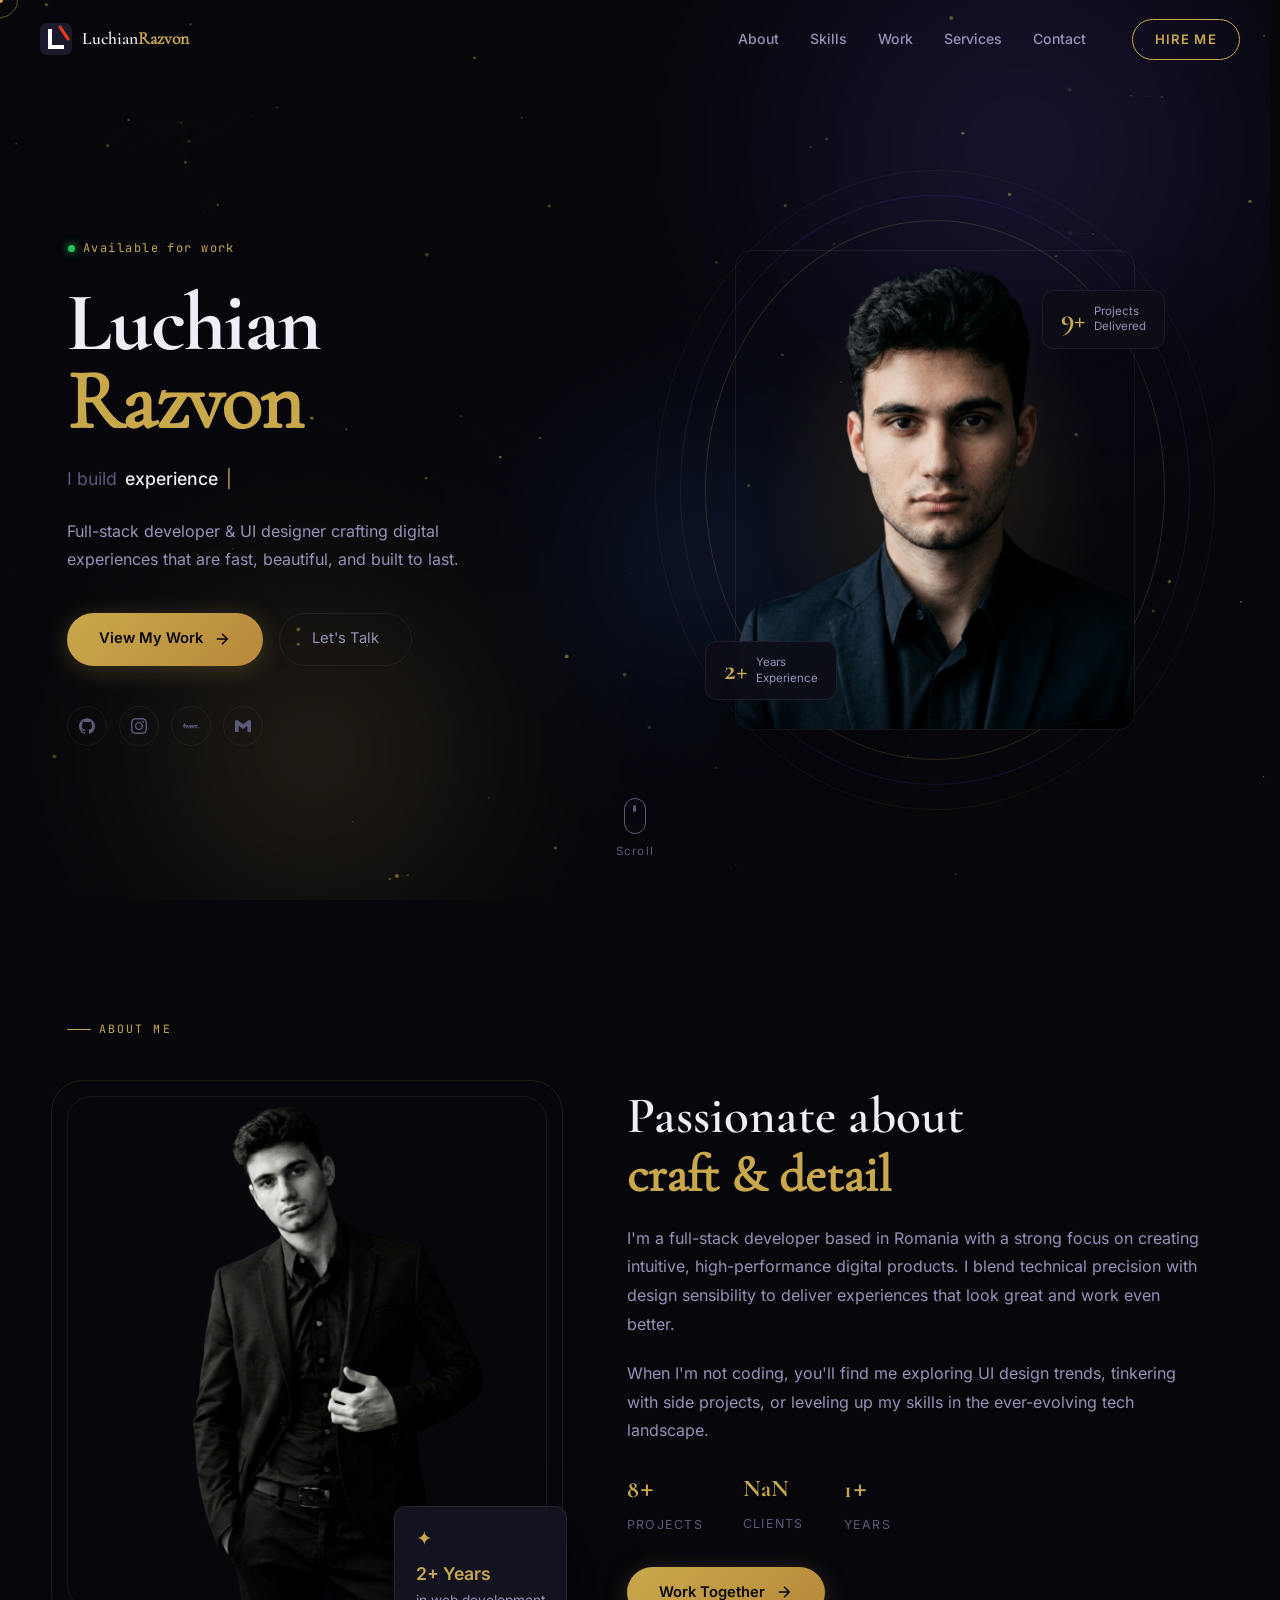
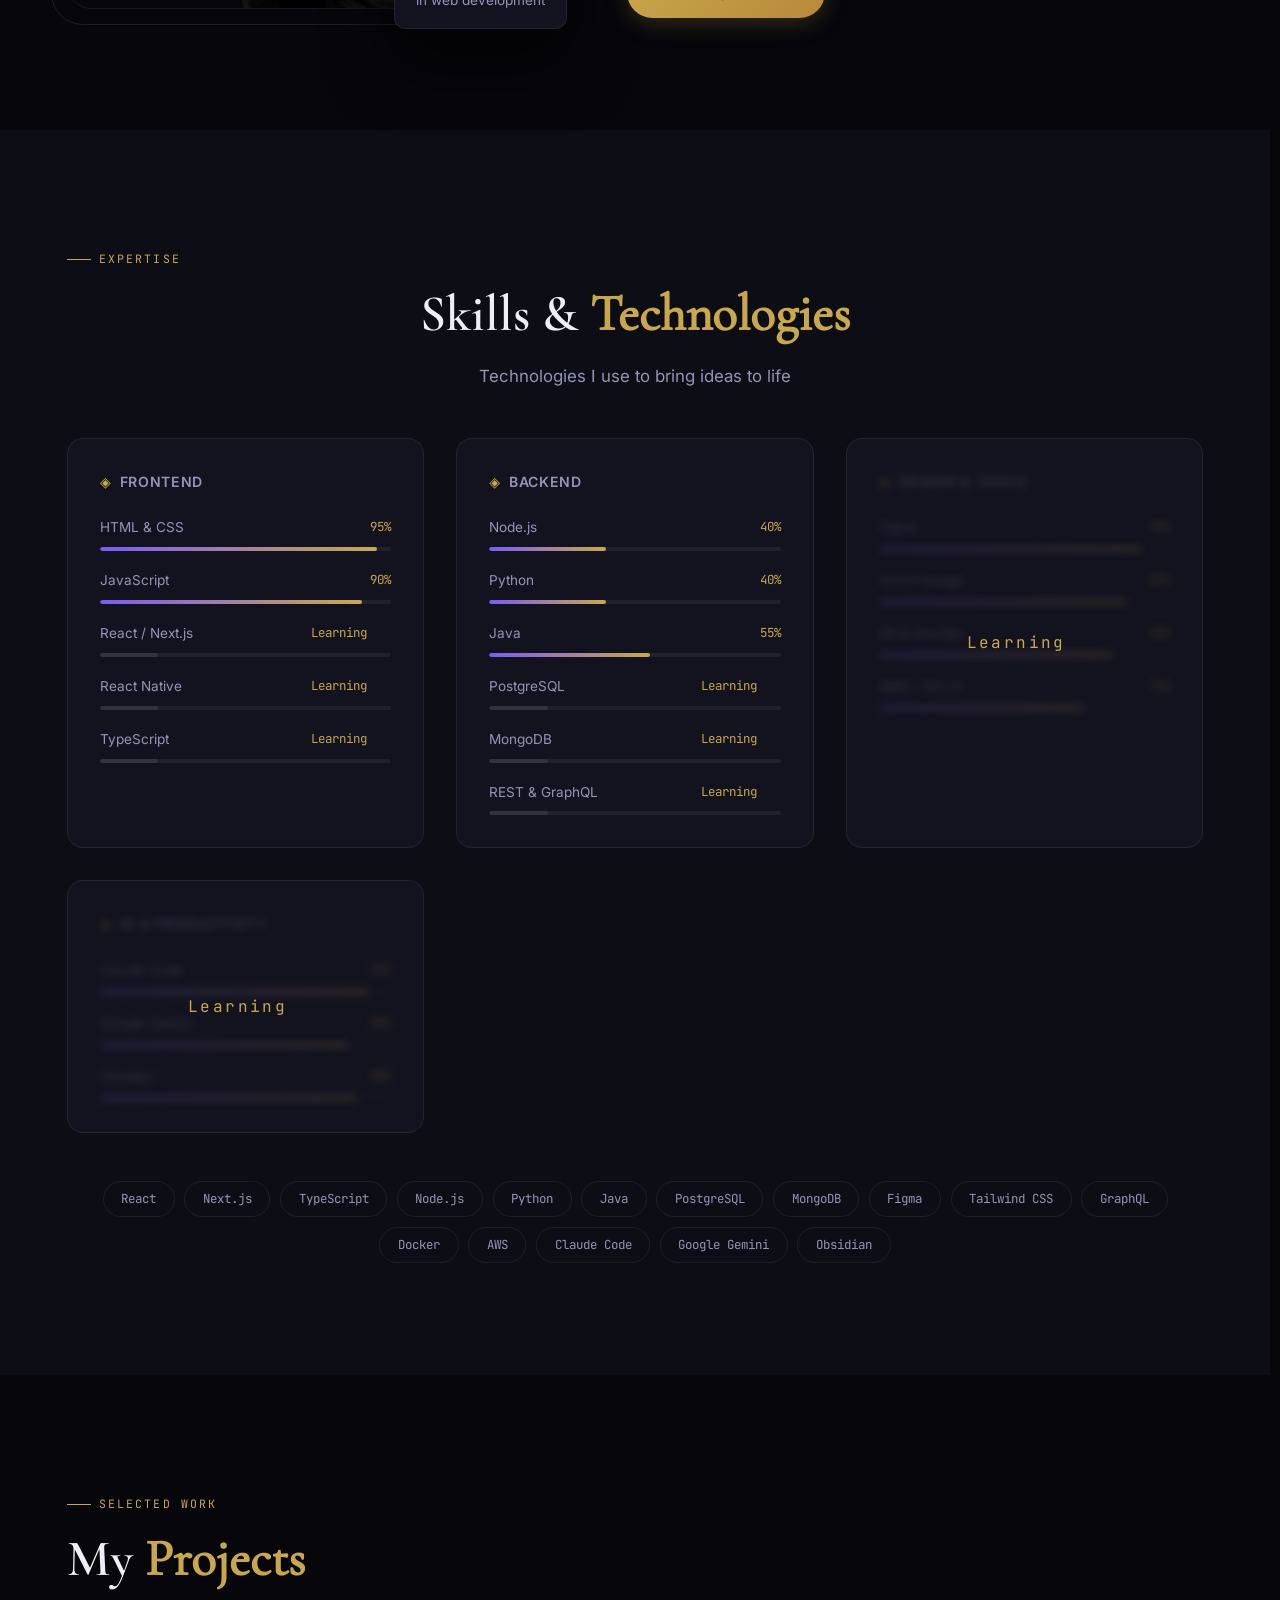
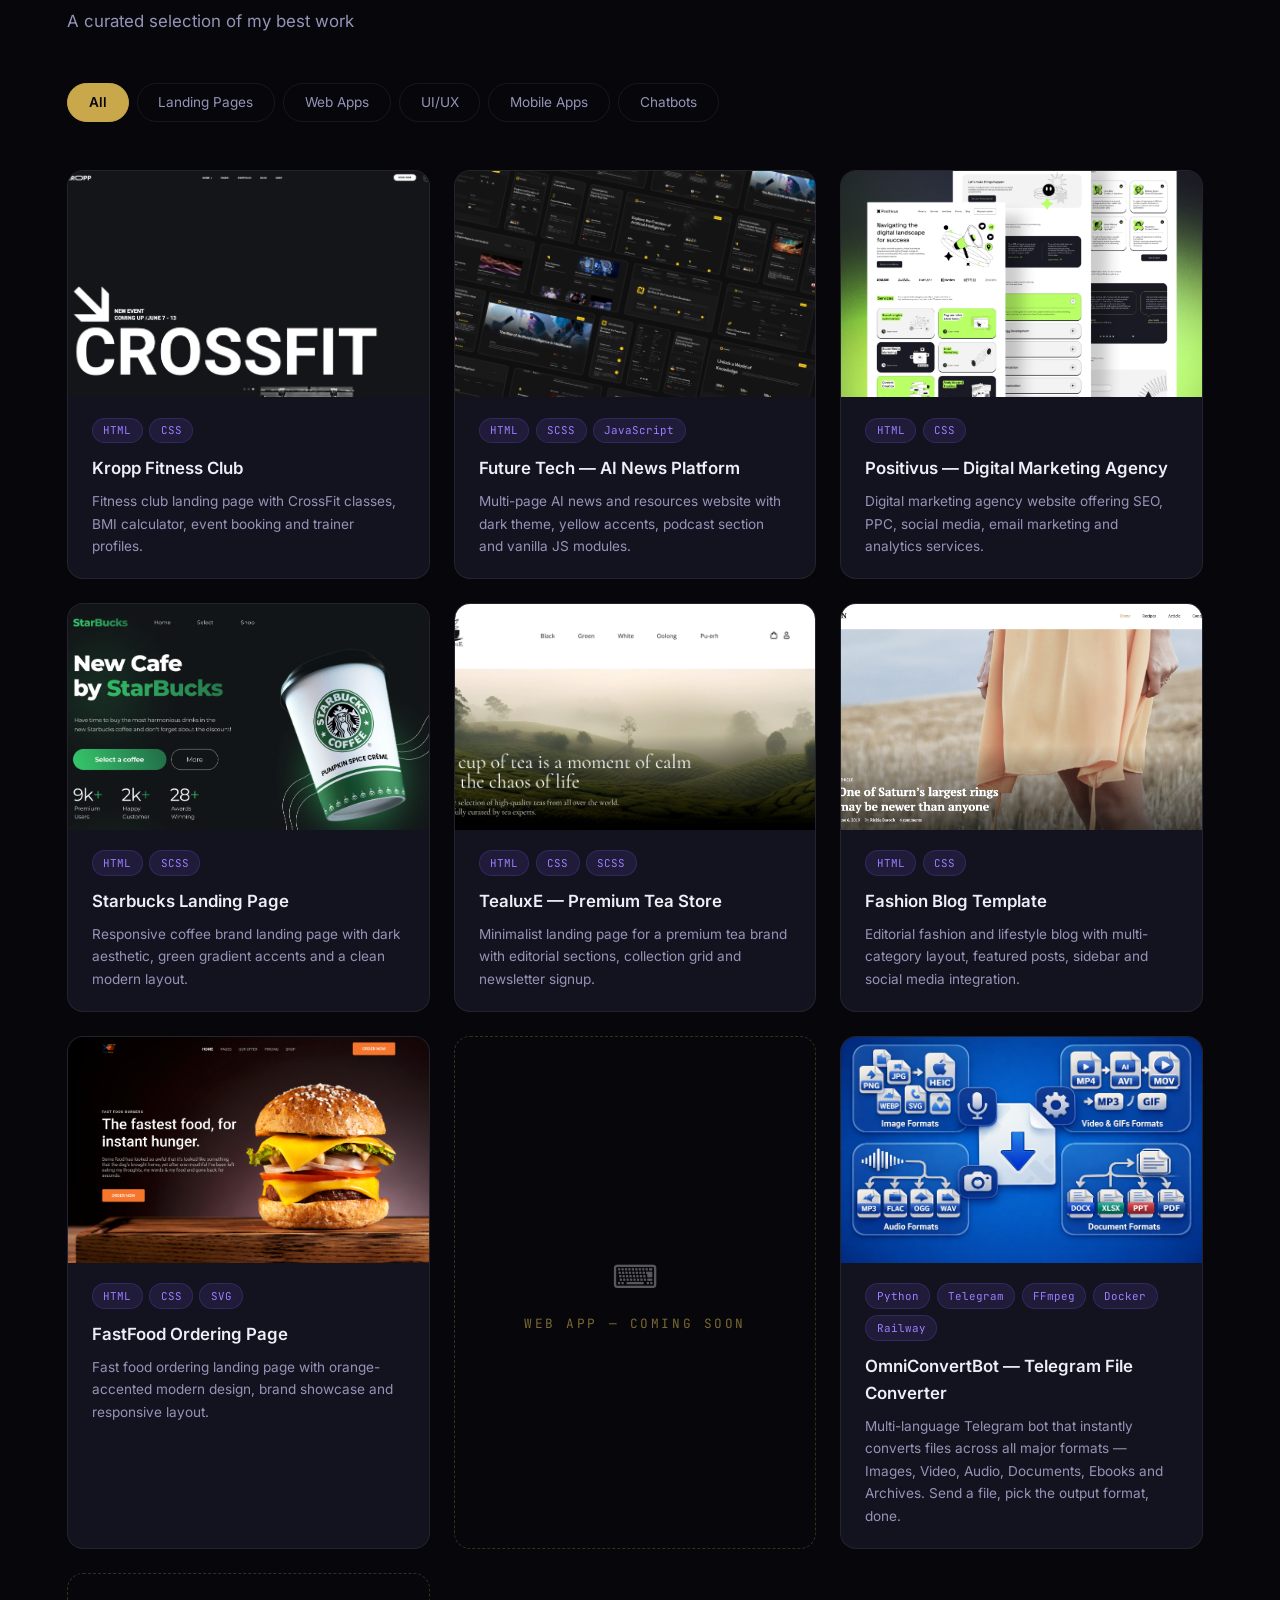
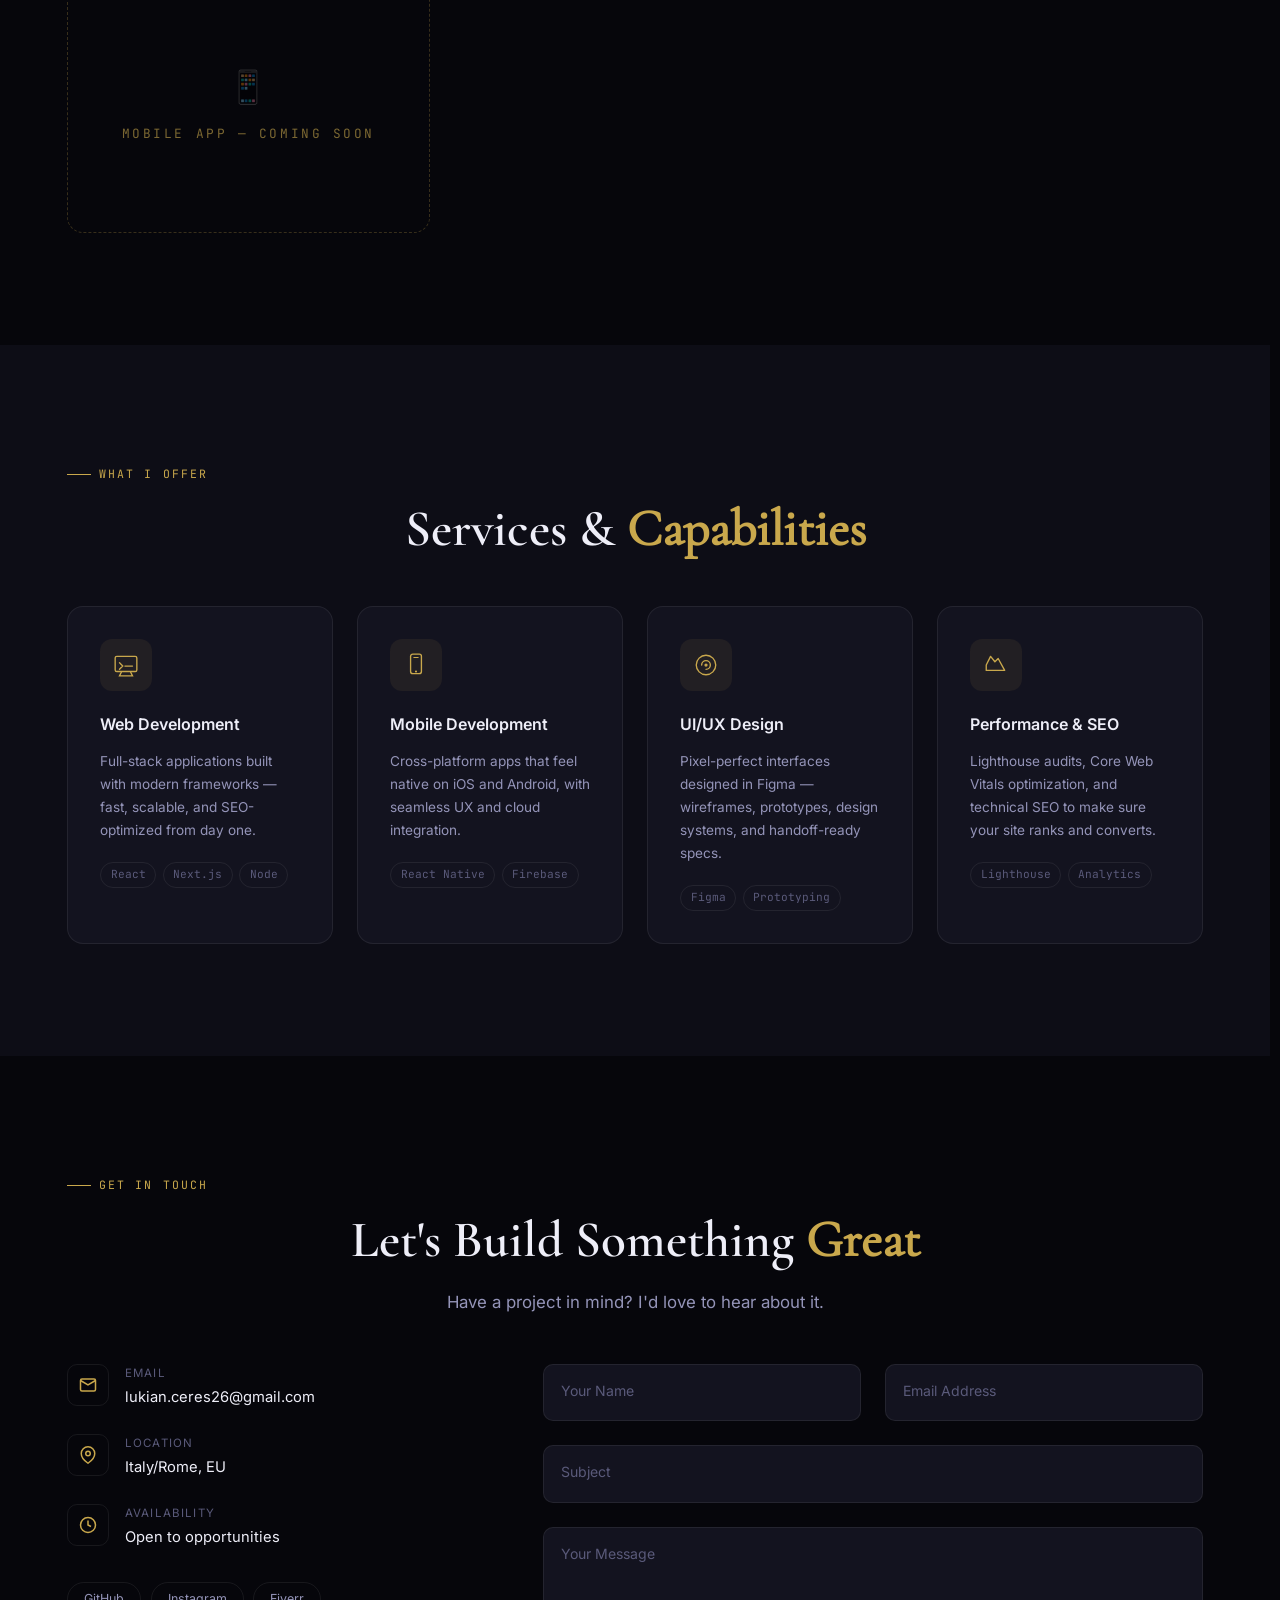
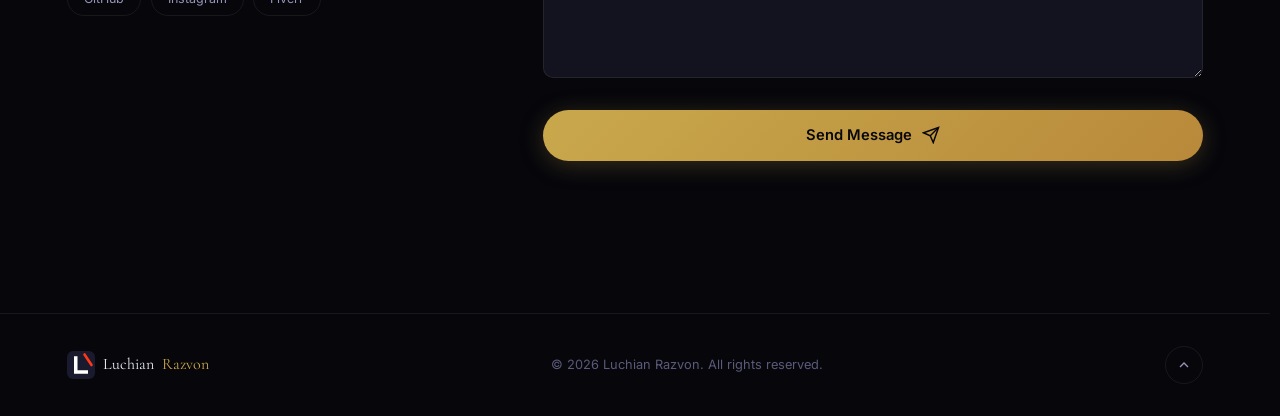
<file: index.html>
<!doctype html>
<html lang="en">
  <head>
    <meta charset="UTF-8" />
    <meta name="viewport" content="width=device-width, initial-scale=1.0" />
    <title>Luchian Razvon — Developer & Designer</title>
    <meta name="description" content="Luchian Razvon — Full-stack developer & UI designer based in Rome, EU. I build fast, beautiful web and mobile experiences. Available for freelance work." />
    <meta name="author" content="Luchian Razvon" />
    <meta name="keywords" content="full-stack developer, UI designer, web development, React, Next.js, Figma, freelance developer, Rome, Italy" />
    <link rel="canonical" href="https://my-portofolio-sigma-three.vercel.app/" />

    <meta property="og:type" content="website" />
    <meta property="og:url" content="https://my-portofolio-sigma-three.vercel.app/" />
    <meta property="og:title" content="Luchian Razvon — Developer & Designer" />
    <meta property="og:description" content="Full-stack developer & UI designer crafting digital experiences that are fast, beautiful, and built to last." />
    <meta property="og:image" content="https://my-portofolio-sigma-three.vercel.app/images/2.png" />
    <meta property="og:locale" content="en_US" />
    <meta property="og:site_name" content="Luchian Razvon Portfolio" />

    <meta name="twitter:card" content="summary_large_image" />
    <meta name="twitter:title" content="Luchian Razvon — Developer & Designer" />
    <meta name="twitter:description" content="Full-stack developer & UI designer crafting digital experiences that are fast, beautiful, and built to last." />
    <meta name="twitter:image" content="https://my-portofolio-sigma-three.vercel.app/images/2.png" />

    <script type="application/ld+json">
    {
      "@context": "https://schema.org",
      "@type": "Person",
      "name": "Luchian Razvon",
      "url": "https://my-portofolio-sigma-three.vercel.app/",
      "jobTitle": "Full-Stack Developer & UI Designer",
      "description": "Full-stack developer & UI designer crafting digital experiences that are fast, beautiful, and built to last.",
      "email": "lukian.ceres26@gmail.com",
      "address": {
        "@type": "PostalAddress",
        "addressLocality": "Rome",
        "addressCountry": "IT"
      },
      "sameAs": [
        "https://github.com/lukian2604",
        "https://www.instagram.com/lukian2604",
        "https://it.fiverr.com/lukian_2604"
      ]
    }
    </script>

    <link rel="icon" type="image/svg+xml" href="icons/Icon.svg" />
    <link rel="stylesheet" href="styles/style.css" />
  </head>
  <body>
        <div class="cursor-dot" id="cursorDot"></div>
    <div class="cursor-ring" id="cursorRing"></div>

        <div class="scroll-bar" id="scrollBar"></div>

        <div class="nav-overlay" id="navOverlay"></div>
    <nav id="navbar">
      <a href="#hero" class="nav-logo">
        <img src="icons/Icon.svg" alt="LR" width="32" height="32" />
        <span>Luchian<em>Razvon</em></span>
      </a>
      <ul class="nav-links" id="navLinks">
        <li><a href="#about" data-text="About">About</a></li>
        <li><a href="#skills" data-text="Skills">Skills</a></li>
        <li><a href="#portfolio" data-text="Work">Work</a></li>
        <li><a href="#services" data-text="Services">Services</a></li>
        <li><a href="#contact" data-text="Contact">Contact</a></li>
      </ul>
      <a href="#contact" class="nav-cta">Hire Me</a>
      <button class="hamburger" id="hamburger" aria-label="Menu">
        <span></span><span></span><span></span>
      </button>
    </nav>

        <section id="hero">
      <canvas id="particleCanvas"></canvas>

      <div class="aurora">
        <div class="aurora-blob a1"></div>
        <div class="aurora-blob a2"></div>
        <div class="aurora-blob a3"></div>
      </div>

      <div class="hero-inner">
        <div class="hero-text">
          <div class="hero-tag">
            <span class="dot"></span>
            Available for work
          </div>
          <h1 class="hero-name">
            <span class="line-reveal">Luchian</span>
            <span class="line-reveal italic">Razvon</span>
          </h1>
          <div class="hero-role">
            <span class="role-prefix">I build</span>
            <span class="typewriter" id="typewriter"></span>
            <span class="cursor-blink">|</span>
          </div>
          <p class="hero-bio">
            Full-stack developer & UI designer crafting digital experiences that
            are fast, beautiful, and built to last.
          </p>
          <div class="hero-ctas">
            <a href="#portfolio" class="btn-primary magnetic">
              <span>View My Work</span>
              <svg viewBox="0 0 24 24"><path d="M5 12h14M12 5l7 7-7 7" /></svg>
            </a>
            <a href="#contact" class="btn-ghost magnetic">
              <span>Let's Talk</span>
            </a>
          </div>
          <div class="hero-socials">
            <a
              href="https://github.com/lukian2604"
              class="social-link"
              aria-label="GitHub"
              target="_blank"
              rel="noopener"
            >
              <svg viewBox="0 0 24 24" fill="currentColor">
                <path
                  d="M12 .297c-6.63 0-12 5.373-12 12 0 5.303 3.438 9.8 8.205 11.385.6.113.82-.258.82-.577 0-.285-.01-1.04-.015-2.04-3.338.724-4.042-1.61-4.042-1.61C4.422 18.07 3.633 17.7 3.633 17.7c-1.087-.744.084-.729.084-.729 1.205.084 1.838 1.236 1.838 1.236 1.07 1.835 2.809 1.305 3.495.998.108-.776.417-1.305.76-1.605-2.665-.3-5.466-1.332-5.466-5.93 0-1.31.465-2.38 1.235-3.22-.135-.303-.54-1.523.105-3.176 0 0 1.005-.322 3.3 1.23.96-.267 1.98-.399 3-.405 1.02.006 2.04.138 3 .405 2.28-1.552 3.285-1.23 3.285-1.23.645 1.653.24 2.873.12 3.176.765.84 1.23 1.91 1.23 3.22 0 4.61-2.805 5.625-5.475 5.92.42.36.81 1.096.81 2.22 0 1.606-.015 2.896-.015 3.286 0 .315.21.69.825.57C20.565 22.092 24 17.592 24 12.297c0-6.627-5.373-12-12-12"
                />
              </svg>
            </a>
            <a
              href="https://www.instagram.com/lukian2604?igsh=dXNjZGY4aGlhZWNl&utm_source=qr"
              class="social-link"
              aria-label="Instagram"
              target="_blank"
              rel="noopener"
            >
              <svg viewBox="0 0 24 24" fill="currentColor">
                <path
                  d="M7.0301.084c-1.2768.0602-2.1487.264-2.911.5634-.7888.3075-1.4575.72-2.1228 1.3877-.6652.6677-1.075 1.3368-1.3802 2.127-.2954.7638-.4956 1.6365-.552 2.914-.0564 1.2775-.0689 1.6882-.0626 4.947.0062 3.2586.0206 3.6671.0825 4.9473.061 1.2765.264 2.1482.5635 2.9107.308.7889.72 1.4573 1.388 2.1228.6679.6655 1.3365 1.0743 2.1285 1.38.7632.295 1.6361.4961 2.9134.552 1.2773.056 1.6884.069 4.9462.0627 3.2578-.0062 3.668-.0207 4.9478-.0814 1.28-.0607 2.147-.2652 2.9098-.5633.7889-.3086 1.4578-.72 2.1228-1.3881.665-.6682 1.0745-1.3378 1.3795-2.1284.2957-.7632.4966-1.636.552-2.9124.056-1.2809.0692-1.6898.063-4.948-.0063-3.2583-.021-3.6668-.0817-4.9465-.0607-1.2797-.264-2.1487-.5633-2.9117-.3084-.7889-.72-1.4568-1.3876-2.1228C21.2982 1.33 20.628.9208 19.8378.6165 19.074.321 18.2017.1197 16.9244.0645 15.6471.0093 15.236-.005 11.977.0014 8.718.0076 8.31.0215 7.0301.0839m.1402 21.6932c-1.17-.0509-1.8053-.2453-2.2287-.408-.5606-.216-.96-.4771-1.3819-.895-.422-.4178-.6811-.8186-.9-1.378-.1644-.4234-.3624-1.058-.4171-2.228-.0595-1.2645-.072-1.6442-.079-4.848-.007-3.2037.0053-3.583.0607-4.848.05-1.169.2456-1.805.408-2.2282.216-.5613.4762-.96.895-1.3816.4188-.4217.8184-.6814 1.3783-.9003.423-.1651 1.0575-.3614 2.227-.4171 1.2655-.06 1.6447-.072 4.848-.079 3.2033-.007 3.5835.005 4.8495.0608 1.169.0508 1.8053.2445 2.228.408.5608.216.96.4754 1.3816.895.4217.4194.6816.8176.9005 1.3787.1653.4217.3617 1.056.4169 2.2263.0602 1.2655.0739 1.645.0796 4.848.0058 3.203-.0055 3.5834-.061 4.848-.051 1.17-.245 1.8055-.408 2.2294-.216.5604-.4763.96-.8954 1.3814-.419.4215-.8181.6811-1.3783.9-.4224.1649-1.0577.3617-2.2262.4174-1.2656.0595-1.6448.072-4.8493.079-3.2045.007-3.5825-.006-4.848-.0608M16.953 5.5864A1.44 1.44 0 1 0 18.39 4.144a1.44 1.44 0 0 0-1.437 1.4424M5.8385 12.012c.0067 3.4032 2.7706 6.1557 6.173 6.1493 3.4026-.0065 6.157-2.7701 6.1506-6.1733-.0065-3.4032-2.771-6.1565-6.174-6.1498-3.403.0067-6.156 2.771-6.1496 6.1738M8 12.0077a4 4 0 1 1 4.008 3.9921A3.9996 3.9996 0 0 1 8 12.0077"
                />
              </svg>
            </a>
            <a
              href="https://it.fiverr.com/lukian_2604?public_mode=true"
              class="social-link"
              aria-label="Fiverr"
              target="_blank"
              rel="noopener"
            >
              <svg viewBox="0 0 24 24" fill="currentColor">
                <path
                  d="M23.004 15.588a.995.995 0 1 0 .002-1.99.995.995 0 0 0-.002 1.99zm-.996-3.705h-.85c-.546 0-.84.41-.84 1.092v2.466h-1.61v-3.558h-.684c-.547 0-.84.41-.84 1.092v2.466h-1.61v-4.874h1.61v.74c.264-.574.626-.74 1.163-.74h1.972v.74c.264-.574.625-.74 1.162-.74h.527v1.316zm-6.786 1.501h-3.359c.088.546.43.858 1.006.858.43 0 .732-.175.83-.487l1.425.4c-.351.848-1.22 1.364-2.255 1.364-1.748 0-2.549-1.355-2.549-2.515 0-1.14.703-2.505 2.45-2.505 1.856 0 2.471 1.384 2.471 2.408 0 .224-.01.37-.02.477zm-1.562-.945c-.04-.42-.342-.81-.889-.81-.508 0-.81.225-.908.81h1.797zM7.508 15.44h1.416l1.767-4.874h-1.62l-.86 2.837-.878-2.837H5.72l1.787 4.874zm-6.6 0H2.51v-3.558h1.524v3.558h1.591v-4.874H2.51v-.302c0-.332.235-.536.606-.536h.918V8.412H2.85c-1.162 0-1.943.712-1.943 1.755v.4H0v1.316h.908v3.558z"
                />
              </svg>
            </a>
            <a
              href="mailto:lukian.ceres26@gmail.com"
              class="social-link"
              aria-label="Email"
            >
              <svg viewBox="0 0 24 24" fill="currentColor">
                <path
                  d="M24 5.457v13.909c0 .904-.732 1.636-1.636 1.636h-3.819V11.73L12 16.64l-6.545-4.91v9.273H1.636A1.636 1.636 0 0 1 0 19.366V5.457c0-2.023 2.309-3.178 3.927-1.964L5.455 4.64 12 9.548l6.545-4.91 1.528-1.145C21.69 2.28 24 3.434 24 5.457z"
                />
              </svg>
            </a>
          </div>
        </div>

        <div class="hero-visual">
          <div class="photo-frame">
            <div class="frame-ring r1"></div>
            <div class="frame-ring r2"></div>
            <div class="frame-ring r3"></div>
            <div class="photo-glow"></div>
            <img src="./images/2.png" alt="Luchian Razvon" class="hero-photo" />
            <div class="badge badge-exp">
              <span class="badge-num">2+</span>
              <span class="badge-label">Years<br />Experience</span>
            </div>
            <div class="badge badge-proj">
              <span class="badge-num">9+</span>
              <span class="badge-label">Projects<br />Delivered</span>
            </div>
          </div>
        </div>
      </div>

      <div class="scroll-hint">
        <div class="scroll-mouse">
          <div class="scroll-wheel"></div>
        </div>
        <span>Scroll</span>
      </div>
    </section>

        <section id="about" class="section">
      <div class="container">
        <div class="section-label reveal">About Me</div>
        <div class="about-grid">
          <div class="about-image-wrap reveal">
            <img
              src="./images/1.png"
              alt="Luchian Razvon"
              class="about-photo"
              loading="lazy"
            />
            <div class="about-img-deco"></div>
            <div class="exp-card reveal-delay">
              <span class="exp-icon">✦</span>
              <strong>2+ Years</strong>
              <span>in web development</span>
            </div>
          </div>
          <div class="about-content">
            <h2 class="section-title reveal">
              Passionate about<br /><em>craft & detail</em>
            </h2>
            <p class="about-text reveal">
              I'm a full-stack developer based in Romania with a strong focus on
              creating intuitive, high-performance digital products. I blend
              technical precision with design sensibility to deliver experiences
              that look great and work even better.
            </p>
            <p class="about-text reveal">
              When I'm not coding, you'll find me exploring UI design trends,
              tinkering with side projects, or leveling up my skills in the
              ever-evolving tech landscape.
            </p>
            <div class="about-stats reveal">
              <div class="stat">
                <span class="stat-num" data-target="9">0</span><span>+</span>
                <span class="stat-label">Projects</span>
              </div>
              <div class="stat">
                <span class="stat-num">...</span>
                <span class="stat-label">Clients</span>
              </div>
              <div class="stat">
                <span class="stat-num" data-target="2">0</span><span>+</span>
                <span class="stat-label">Years</span>
              </div>
            </div>
            <a href="#contact" class="btn-primary magnetic reveal">
              <span>Work Together</span>
              <svg viewBox="0 0 24 24"><path d="M5 12h14M12 5l7 7-7 7" /></svg>
            </a>
          </div>
        </div>
      </div>
    </section>

        <section id="skills" class="section section-dark">
      <div class="container">
        <div class="section-label reveal">Expertise</div>
        <h2 class="section-title centered reveal">
          Skills &amp; <em>Technologies</em>
        </h2>
        <p class="section-sub centered reveal">
          Technologies I use to bring ideas to life
        </p>

        <div class="skills-grid">
          <div class="skill-category reveal">
            <h3 class="cat-title"><span class="cat-icon">◈</span> Frontend</h3>
            <div class="skill-bars">
              <div class="skill-item">
                <div class="skill-meta">
                  <span>HTML &amp; CSS</span><span>95%</span>
                </div>
                <div class="skill-bar">
                  <div class="skill-fill" data-width="95"></div>
                </div>
              </div>
              <div class="skill-item">
                <div class="skill-meta">
                  <span>JavaScript</span><span>90%</span>
                </div>
                <div class="skill-bar">
                  <div class="skill-fill" data-width="90"></div>
                </div>
              </div>
              <div class="skill-item">
                <div class="skill-meta">
                  <span>React / Next.js</span
                  ><span class="learning-label"
                    >Learning<span class="dot d1">.</span
                    ><span class="dot d2">.</span
                    ><span class="dot d3">.</span></span
                  >
                </div>
                <div class="skill-bar">
                  <div class="skill-fill skill-fill--learning"></div>
                </div>
              </div>
              <div class="skill-item">
                <div class="skill-meta">
                  <span>React Native</span
                  ><span class="learning-label"
                    >Learning<span class="dot d1">.</span
                    ><span class="dot d2">.</span
                    ><span class="dot d3">.</span></span
                  >
                </div>
                <div class="skill-bar">
                  <div class="skill-fill skill-fill--learning"></div>
                </div>
              </div>
              <div class="skill-item">
                <div class="skill-meta">
                  <span>TypeScript</span
                  ><span class="learning-label"
                    >Learning<span class="dot d1">.</span
                    ><span class="dot d2">.</span
                    ><span class="dot d3">.</span></span
                  >
                </div>
                <div class="skill-bar">
                  <div class="skill-fill skill-fill--learning"></div>
                </div>
              </div>
            </div>
          </div>

          <div class="skill-category reveal">
            <h3 class="cat-title"><span class="cat-icon">◈</span> Backend</h3>
            <div class="skill-bars">
              <div class="skill-item">
                <div class="skill-meta">
                  <span>Node.js</span><span>40%</span>
                </div>
                <div class="skill-bar">
                  <div class="skill-fill" data-width="40"></div>
                </div>
              </div>
              <div class="skill-item">
                <div class="skill-meta">
                  <span>Python</span><span>40%</span>
                </div>
                <div class="skill-bar">
                  <div class="skill-fill" data-width="40"></div>
                </div>
              </div>
              <div class="skill-item">
                <div class="skill-meta"><span>Java</span><span>55%</span></div>
                <div class="skill-bar">
                  <div class="skill-fill" data-width="55"></div>
                </div>
              </div>
              <div class="skill-item">
                <div class="skill-meta">
                  <span>PostgreSQL</span
                  ><span class="learning-label"
                    >Learning<span class="dot d1">.</span
                    ><span class="dot d2">.</span
                    ><span class="dot d3">.</span></span
                  >
                </div>
                <div class="skill-bar">
                  <div class="skill-fill skill-fill--learning"></div>
                </div>
              </div>
              <div class="skill-item">
                <div class="skill-meta">
                  <span>MongoDB</span
                  ><span class="learning-label"
                    >Learning<span class="dot d1">.</span
                    ><span class="dot d2">.</span
                    ><span class="dot d3">.</span></span
                  >
                </div>
                <div class="skill-bar">
                  <div class="skill-fill skill-fill--learning"></div>
                </div>
              </div>
              <div class="skill-item">
                <div class="skill-meta">
                  <span>REST &amp; GraphQL</span
                  ><span class="learning-label"
                    >Learning<span class="dot d1">.</span
                    ><span class="dot d2">.</span
                    ><span class="dot d3">.</span></span
                  >
                </div>
                <div class="skill-bar">
                  <div class="skill-fill skill-fill--learning"></div>
                </div>
              </div>
            </div>
          </div>

          <div class="skill-category reveal skill-cat-learning">
            <div class="skill-cat-overlay">
              <span
                >Learning<span class="dot d1">.</span
                ><span class="dot d2">.</span
                ><span class="dot d3">.</span></span
              >
            </div>
            <h3 class="cat-title">
              <span class="cat-icon">◈</span> Design &amp; Tools
            </h3>
            <div class="skill-bars">
              <div class="skill-item">
                <div class="skill-meta"><span>Figma</span><span>90%</span></div>
                <div class="skill-bar">
                  <div class="skill-fill" data-width="90"></div>
                </div>
              </div>
              <div class="skill-item">
                <div class="skill-meta">
                  <span>UI/UX Design</span><span>85%</span>
                </div>
                <div class="skill-bar">
                  <div class="skill-fill" data-width="85"></div>
                </div>
              </div>
              <div class="skill-item">
                <div class="skill-meta">
                  <span>Git &amp; DevOps</span><span>80%</span>
                </div>
                <div class="skill-bar">
                  <div class="skill-fill" data-width="80"></div>
                </div>
              </div>
              <div class="skill-item">
                <div class="skill-meta">
                  <span>AWS / Vercel</span><span>70%</span>
                </div>
                <div class="skill-bar">
                  <div class="skill-fill" data-width="70"></div>
                </div>
              </div>
            </div>
          </div>

          <div class="skill-category reveal skill-cat-learning">
            <div class="skill-cat-overlay">
              <span
                >Learning<span class="dot d1">.</span
                ><span class="dot d2">.</span
                ><span class="dot d3">.</span></span
              >
            </div>
            <h3 class="cat-title">
              <span class="cat-icon">◈</span> AI &amp; Productivity
            </h3>
            <div class="skill-bars">
              <div class="skill-item">
                <div class="skill-meta">
                  <span>Claude Code</span><span>92%</span>
                </div>
                <div class="skill-bar">
                  <div class="skill-fill" data-width="92"></div>
                </div>
              </div>
              <div class="skill-item">
                <div class="skill-meta">
                  <span>Google Gemini</span><span>85%</span>
                </div>
                <div class="skill-bar">
                  <div class="skill-fill" data-width="85"></div>
                </div>
              </div>
              <div class="skill-item">
                <div class="skill-meta">
                  <span>Obsidian</span><span>88%</span>
                </div>
                <div class="skill-bar">
                  <div class="skill-fill" data-width="88"></div>
                </div>
              </div>
            </div>
          </div>
        </div>

        <div class="tech-tags reveal">
          <span class="tag">React</span><span class="tag">Next.js</span>
          <span class="tag">TypeScript</span><span class="tag">Node.js</span>
          <span class="tag">Python</span><span class="tag">Java</span>
          <span class="tag">PostgreSQL</span><span class="tag">MongoDB</span>
          <span class="tag">Figma</span><span class="tag">Tailwind CSS</span>
          <span class="tag">GraphQL</span><span class="tag">Docker</span>
          <span class="tag">AWS</span><span class="tag">Claude Code</span>
          <span class="tag">Google Gemini</span
          ><span class="tag">Obsidian</span>
        </div>
      </div>
    </section>

        <section id="portfolio" class="section">
      <div class="container">
        <div class="section-label reveal">Selected Work</div>
        <h2 class="section-title reveal">My <em>Projects</em></h2>
        <p class="section-sub reveal">A curated selection of my best work</p>

        <div class="portfolio-filters reveal">
          <button class="filter-btn active" data-filter="all">All</button>
          <button class="filter-btn" data-filter="landing">
            Landing Pages
          </button>
          <button class="filter-btn" data-filter="web">Web Apps</button>
          <button class="filter-btn" data-filter="ui">UI/UX</button>
          <button class="filter-btn" data-filter="mobile">Mobile Apps</button>
          <button class="filter-btn" data-filter="bot">Chatbots</button>
        </div>

        <div class="portfolio-grid" id="portfolioGrid">
                    <article class="project-card reveal" data-cat="landing">
            <div class="project-img-wrap">
              <img
                src="./images/Cover-Kopp-fitness.png"
                alt="Kropp Fitness preview"
                style="width:100%;height:100%;object-fit:cover;"
                loading="lazy"
              />
              <div class="project-overlay">
                <a
                  href="https://lukian2604.github.io/kropp-fitness/"
                  class="project-link"
                  aria-label="Live demo"
                  target="_blank"
                  rel="noopener"
                >
                  <svg
                    viewBox="0 0 24 24"
                    fill="none"
                    stroke="currentColor"
                    stroke-width="2"
                  >
                    <path
                      d="M18 13v6a2 2 0 01-2 2H5a2 2 0 01-2-2V8a2 2 0 012-2h6"
                    />
                    <polyline points="15 3 21 3 21 9" />
                    <line x1="10" y1="14" x2="21" y2="3" />
                  </svg>
                </a>
                <a
                  href="https://github.com/lukian2604/kropp-fitness"
                  class="project-link"
                  aria-label="View code"
                  target="_blank"
                  rel="noopener"
                >
                  <svg viewBox="0 0 24 24" fill="currentColor">
                    <path
                      d="M12 2C6.477 2 2 6.484 2 12.017c0 4.425 2.865 8.18 6.839 9.504.5.092.682-.217.682-.483 0-.237-.008-.868-.013-1.703-2.782.605-3.369-1.343-3.369-1.343-.454-1.158-1.11-1.466-1.11-1.466-.908-.62.069-.608.069-.608 1.003.07 1.531 1.032 1.531 1.032.892 1.53 2.341 1.088 2.91.832.092-.647.35-1.088.636-1.338-2.22-.253-4.555-1.113-4.555-4.951 0-1.093.39-1.988 1.029-2.688-.103-.253-.446-1.272.098-2.65 0 0 .84-.27 2.75 1.026A9.564 9.564 0 0112 6.844c.85.004 1.705.115 2.504.337 1.909-1.296 2.747-1.027 2.747-1.027.546 1.379.202 2.398.1 2.651.64.7 1.028 1.595 1.028 2.688 0 3.848-2.339 4.695-4.566 4.943.359.309.678.92.678 1.855 0 1.338-.012 2.419-.012 2.747 0 .268.18.58.688.482A10.019 10.019 0 0022 12.017C22 6.484 17.522 2 12 2z"
                    />
                  </svg>
                </a>
              </div>
            </div>
            <div class="project-info">
              <div class="project-tags"><span>HTML</span><span>CSS</span></div>
              <h3 class="project-title">Kropp Fitness Club</h3>
              <p class="project-desc">
                Fitness club landing page with CrossFit classes, BMI calculator,
                event booking and trainer profiles.
              </p>
            </div>
          </article>

                    <article class="project-card reveal" data-cat="landing">
            <div class="project-img-wrap">
              <img
                src="./images/Cover-Future-tech.png"
                alt="Future Tech preview"
                style="width:100%;height:100%;object-fit:cover;"
                loading="lazy"
              />
              <div class="project-overlay">
                <a
                  href="https://lukian2604.github.io/future-tech"
                  class="project-link"
                  aria-label="Live demo"
                  target="_blank"
                  rel="noopener"
                >
                  <svg
                    viewBox="0 0 24 24"
                    fill="none"
                    stroke="currentColor"
                    stroke-width="2"
                  >
                    <path
                      d="M18 13v6a2 2 0 01-2 2H5a2 2 0 01-2-2V8a2 2 0 012-2h6"
                    />
                    <polyline points="15 3 21 3 21 9" />
                    <line x1="10" y1="14" x2="21" y2="3" />
                  </svg>
                </a>
                <a
                  href="https://github.com/lukian2604/future-tech"
                  class="project-link"
                  aria-label="View code"
                  target="_blank"
                  rel="noopener"
                >
                  <svg viewBox="0 0 24 24" fill="currentColor">
                    <path
                      d="M12 2C6.477 2 2 6.484 2 12.017c0 4.425 2.865 8.18 6.839 9.504.5.092.682-.217.682-.483 0-.237-.008-.868-.013-1.703-2.782.605-3.369-1.343-3.369-1.343-.454-1.158-1.11-1.466-1.11-1.466-.908-.62.069-.608.069-.608 1.003.07 1.531 1.032 1.531 1.032.892 1.53 2.341 1.088 2.91.832.092-.647.35-1.088.636-1.338-2.22-.253-4.555-1.113-4.555-4.951 0-1.093.39-1.988 1.029-2.688-.103-.253-.446-1.272.098-2.65 0 0 .84-.27 2.75 1.026A9.564 9.564 0 0112 6.844c.85.004 1.705.115 2.504.337 1.909-1.296 2.747-1.027 2.747-1.027.546 1.379.202 2.398.1 2.651.64.7 1.028 1.595 1.028 2.688 0 3.848-2.339 4.695-4.566 4.943.359.309.678.92.678 1.855 0 1.338-.012 2.419-.012 2.747 0 .268.18.58.688.482A10.019 10.019 0 0022 12.017C22 6.484 17.522 2 12 2z"
                    />
                  </svg>
                </a>
              </div>
            </div>
            <div class="project-info">
              <div class="project-tags">
                <span>HTML</span><span>SCSS</span><span>JavaScript</span>
              </div>
              <h3 class="project-title">Future Tech — AI News Platform</h3>
              <p class="project-desc">
                Multi-page AI news and resources website with dark theme, yellow
                accents, podcast section and vanilla JS modules.
              </p>
            </div>
          </article>

                    <article class="project-card reveal" data-cat="landing">
            <div class="project-img-wrap">
              <img
                src="./images/Cover-Positivus.png"
                alt="Positivus preview"
                style="width:100%;height:100%;object-fit:cover;"
                loading="lazy"
              />
              <div class="project-overlay">
                <a
                  href="https://lukian2604.github.io/positivus-landing-page/"
                  class="project-link"
                  aria-label="Live demo"
                  target="_blank"
                  rel="noopener"
                >
                  <svg
                    viewBox="0 0 24 24"
                    fill="none"
                    stroke="currentColor"
                    stroke-width="2"
                  >
                    <path
                      d="M18 13v6a2 2 0 01-2 2H5a2 2 0 01-2-2V8a2 2 0 012-2h6"
                    />
                    <polyline points="15 3 21 3 21 9" />
                    <line x1="10" y1="14" x2="21" y2="3" />
                  </svg>
                </a>
                <a
                  href="https://github.com/lukian2604/positivus-landing-page"
                  class="project-link"
                  aria-label="View code"
                  target="_blank"
                  rel="noopener"
                >
                  <svg viewBox="0 0 24 24" fill="currentColor">
                    <path
                      d="M12 2C6.477 2 2 6.484 2 12.017c0 4.425 2.865 8.18 6.839 9.504.5.092.682-.217.682-.483 0-.237-.008-.868-.013-1.703-2.782.605-3.369-1.343-3.369-1.343-.454-1.158-1.11-1.466-1.11-1.466-.908-.62.069-.608.069-.608 1.003.07 1.531 1.032 1.531 1.032.892 1.53 2.341 1.088 2.91.832.092-.647.35-1.088.636-1.338-2.22-.253-4.555-1.113-4.555-4.951 0-1.093.39-1.988 1.029-2.688-.103-.253-.446-1.272.098-2.65 0 0 .84-.27 2.75 1.026A9.564 9.564 0 0112 6.844c.85.004 1.705.115 2.504.337 1.909-1.296 2.747-1.027 2.747-1.027.546 1.379.202 2.398.1 2.651.64.7 1.028 1.595 1.028 2.688 0 3.848-2.339 4.695-4.566 4.943.359.309.678.92.678 1.855 0 1.338-.012 2.419-.012 2.747 0 .268.18.58.688.482A10.019 10.019 0 0022 12.017C22 6.484 17.522 2 12 2z"
                    />
                  </svg>
                </a>
              </div>
            </div>
            <div class="project-info">
              <div class="project-tags"><span>HTML</span><span>CSS</span></div>
              <h3 class="project-title">
                Positivus — Digital Marketing Agency
              </h3>
              <p class="project-desc">
                Digital marketing agency website offering SEO, PPC, social
                media, email marketing and analytics services.
              </p>
            </div>
          </article>

                    <article class="project-card reveal" data-cat="landing ui">
            <div class="project-img-wrap">
              <img
                src="./images/Cover-StarBucks.png"
                alt="Starbucks Landing Page preview"
                style="width:100%;height:100%;object-fit:cover;"
                loading="lazy"
              />
              <div class="project-overlay">
                <a
                  href="https://lukian2604.github.io/starbucks-landing-page"
                  class="project-link"
                  aria-label="Live demo"
                  target="_blank"
                  rel="noopener"
                >
                  <svg
                    viewBox="0 0 24 24"
                    fill="none"
                    stroke="currentColor"
                    stroke-width="2"
                  >
                    <path
                      d="M18 13v6a2 2 0 01-2 2H5a2 2 0 01-2-2V8a2 2 0 012-2h6"
                    />
                    <polyline points="15 3 21 3 21 9" />
                    <line x1="10" y1="14" x2="21" y2="3" />
                  </svg>
                </a>
                <a
                  href="https://github.com/lukian2604/starbucks-landing-page"
                  class="project-link"
                  aria-label="View code"
                  target="_blank"
                  rel="noopener"
                >
                  <svg viewBox="0 0 24 24" fill="currentColor">
                    <path
                      d="M12 2C6.477 2 2 6.484 2 12.017c0 4.425 2.865 8.18 6.839 9.504.5.092.682-.217.682-.483 0-.237-.008-.868-.013-1.703-2.782.605-3.369-1.343-3.369-1.343-.454-1.158-1.11-1.466-1.11-1.466-.908-.62.069-.608.069-.608 1.003.07 1.531 1.032 1.531 1.032.892 1.53 2.341 1.088 2.91.832.092-.647.35-1.088.636-1.338-2.22-.253-4.555-1.113-4.555-4.951 0-1.093.39-1.988 1.029-2.688-.103-.253-.446-1.272.098-2.65 0 0 .84-.27 2.75 1.026A9.564 9.564 0 0112 6.844c.85.004 1.705.115 2.504.337 1.909-1.296 2.747-1.027 2.747-1.027.546 1.379.202 2.398.1 2.651.64.7 1.028 1.595 1.028 2.688 0 3.848-2.339 4.695-4.566 4.943.359.309.678.92.678 1.855 0 1.338-.012 2.419-.012 2.747 0 .268.18.58.688.482A10.019 10.019 0 0022 12.017C22 6.484 17.522 2 12 2z"
                    />
                  </svg>
                </a>
              </div>
            </div>
            <div class="project-info">
              <div class="project-tags"><span>HTML</span><span>SCSS</span></div>
              <h3 class="project-title">Starbucks Landing Page</h3>
              <p class="project-desc">
                Responsive coffee brand landing page with dark aesthetic, green
                gradient accents and a clean modern layout.
              </p>
            </div>
          </article>

                    <article class="project-card reveal" data-cat="landing ui">
            <div class="project-img-wrap">
              <img
                src="./images/Cover-Tea.png"
                alt="TealuxE preview"
                style="width:100%;height:100%;object-fit:cover;"
                loading="lazy"
              />
              <div class="project-overlay">
                <a
                  href="https://lukian2604.github.io/tea-landing-page/"
                  class="project-link"
                  aria-label="Live demo"
                  target="_blank"
                  rel="noopener"
                >
                  <svg
                    viewBox="0 0 24 24"
                    fill="none"
                    stroke="currentColor"
                    stroke-width="2"
                  >
                    <path
                      d="M18 13v6a2 2 0 01-2 2H5a2 2 0 01-2-2V8a2 2 0 012-2h6"
                    />
                    <polyline points="15 3 21 3 21 9" />
                    <line x1="10" y1="14" x2="21" y2="3" />
                  </svg>
                </a>
                <a
                  href="https://github.com/lukian2604/tea-landing-page"
                  class="project-link"
                  aria-label="View code"
                  target="_blank"
                  rel="noopener"
                >
                  <svg viewBox="0 0 24 24" fill="currentColor">
                    <path
                      d="M12 2C6.477 2 2 6.484 2 12.017c0 4.425 2.865 8.18 6.839 9.504.5.092.682-.217.682-.483 0-.237-.008-.868-.013-1.703-2.782.605-3.369-1.343-3.369-1.343-.454-1.158-1.11-1.466-1.11-1.466-.908-.62.069-.608.069-.608 1.003.07 1.531 1.032 1.531 1.032.892 1.53 2.341 1.088 2.91.832.092-.647.35-1.088.636-1.338-2.22-.253-4.555-1.113-4.555-4.951 0-1.093.39-1.988 1.029-2.688-.103-.253-.446-1.272.098-2.65 0 0 .84-.27 2.75 1.026A9.564 9.564 0 0112 6.844c.85.004 1.705.115 2.504.337 1.909-1.296 2.747-1.027 2.747-1.027.546 1.379.202 2.398.1 2.651.64.7 1.028 1.595 1.028 2.688 0 3.848-2.339 4.695-4.566 4.943.359.309.678.92.678 1.855 0 1.338-.012 2.419-.012 2.747 0 .268.18.58.688.482A10.019 10.019 0 0022 12.017C22 6.484 17.522 2 12 2z"
                    />
                  </svg>
                </a>
              </div>
            </div>
            <div class="project-info">
              <div class="project-tags">
                <span>HTML</span><span>CSS</span><span>SCSS</span>
              </div>
              <h3 class="project-title">TealuxE — Premium Tea Store</h3>
              <p class="project-desc">
                Minimalist landing page for a premium tea brand with editorial
                sections, collection grid and newsletter signup.
              </p>
            </div>
          </article>

                    <article class="project-card reveal" data-cat="landing ui">
            <div class="project-img-wrap">
              <img
                src="./images/Cover-Fashion.png"
                alt="Fashion Blog preview"
                style="width:100%;height:100%;object-fit:cover;"
                loading="lazy"
              />
              <div class="project-overlay">
                <a
                  href="https://lukian2604.github.io/fashion-blog-template/"
                  class="project-link"
                  aria-label="Live demo"
                  target="_blank"
                  rel="noopener"
                >
                  <svg
                    viewBox="0 0 24 24"
                    fill="none"
                    stroke="currentColor"
                    stroke-width="2"
                  >
                    <path
                      d="M18 13v6a2 2 0 01-2 2H5a2 2 0 01-2-2V8a2 2 0 012-2h6"
                    />
                    <polyline points="15 3 21 3 21 9" />
                    <line x1="10" y1="14" x2="21" y2="3" />
                  </svg>
                </a>
                <a
                  href="https://github.com/lukian2604/fashion-blog-template"
                  class="project-link"
                  aria-label="View code"
                  target="_blank"
                  rel="noopener"
                >
                  <svg viewBox="0 0 24 24" fill="currentColor">
                    <path
                      d="M12 2C6.477 2 2 6.484 2 12.017c0 4.425 2.865 8.18 6.839 9.504.5.092.682-.217.682-.483 0-.237-.008-.868-.013-1.703-2.782.605-3.369-1.343-3.369-1.343-.454-1.158-1.11-1.466-1.11-1.466-.908-.62.069-.608.069-.608 1.003.07 1.531 1.032 1.531 1.032.892 1.53 2.341 1.088 2.91.832.092-.647.35-1.088.636-1.338-2.22-.253-4.555-1.113-4.555-4.951 0-1.093.39-1.988 1.029-2.688-.103-.253-.446-1.272.098-2.65 0 0 .84-.27 2.75 1.026A9.564 9.564 0 0112 6.844c.85.004 1.705.115 2.504.337 1.909-1.296 2.747-1.027 2.747-1.027.546 1.379.202 2.398.1 2.651.64.7 1.028 1.595 1.028 2.688 0 3.848-2.339 4.695-4.566 4.943.359.309.678.92.678 1.855 0 1.338-.012 2.419-.012 2.747 0 .268.18.58.688.482A10.019 10.019 0 0022 12.017C22 6.484 17.522 2 12 2z"
                    />
                  </svg>
                </a>
              </div>
            </div>
            <div class="project-info">
              <div class="project-tags"><span>HTML</span><span>CSS</span></div>
              <h3 class="project-title">Fashion Blog Template</h3>
              <p class="project-desc">
                Editorial fashion and lifestyle blog with multi-category layout,
                featured posts, sidebar and social media integration.
              </p>
            </div>
          </article>

                    <article class="project-card reveal" data-cat="landing">
            <div class="project-img-wrap">
              <img
                src="./images/Cover-FastFood.png"
                alt="FastFood Ordering Page preview"
                style="width:100%;height:100%;object-fit:cover;"
                loading="lazy"
              />
              <div class="project-overlay">
                <a
                  href="https://lukian2604.github.io/fastfood-landing-page/"
                  class="project-link"
                  aria-label="Live demo"
                  target="_blank"
                  rel="noopener"
                >
                  <svg
                    viewBox="0 0 24 24"
                    fill="none"
                    stroke="currentColor"
                    stroke-width="2"
                  >
                    <path
                      d="M18 13v6a2 2 0 01-2 2H5a2 2 0 01-2-2V8a2 2 0 012-2h6"
                    />
                    <polyline points="15 3 21 3 21 9" />
                    <line x1="10" y1="14" x2="21" y2="3" />
                  </svg>
                </a>
                <a
                  href="https://github.com/lukian2604/fastfood-landing-page"
                  class="project-link"
                  aria-label="View code"
                  target="_blank"
                  rel="noopener"
                >
                  <svg viewBox="0 0 24 24" fill="currentColor">
                    <path
                      d="M12 2C6.477 2 2 6.484 2 12.017c0 4.425 2.865 8.18 6.839 9.504.5.092.682-.217.682-.483 0-.237-.008-.868-.013-1.703-2.782.605-3.369-1.343-3.369-1.343-.454-1.158-1.11-1.466-1.11-1.466-.908-.62.069-.608.069-.608 1.003.07 1.531 1.032 1.531 1.032.892 1.53 2.341 1.088 2.91.832.092-.647.35-1.088.636-1.338-2.22-.253-4.555-1.113-4.555-4.951 0-1.093.39-1.988 1.029-2.688-.103-.253-.446-1.272.098-2.65 0 0 .84-.27 2.75 1.026A9.564 9.564 0 0112 6.844c.85.004 1.705.115 2.504.337 1.909-1.296 2.747-1.027 2.747-1.027.546 1.379.202 2.398.1 2.651.64.7 1.028 1.595 1.028 2.688 0 3.848-2.339 4.695-4.566 4.943.359.309.678.92.678 1.855 0 1.338-.012 2.419-.012 2.747 0 .268.18.58.688.482A10.019 10.019 0 0022 12.017C22 6.484 17.522 2 12 2z"
                    />
                  </svg>
                </a>
              </div>
            </div>
            <div class="project-info">
              <div class="project-tags">
                <span>HTML</span><span>CSS</span><span>SVG</span>
              </div>
              <h3 class="project-title">FastFood Ordering Page</h3>
              <p class="project-desc">
                Fast food ordering landing page with orange-accented modern
                design, brand showcase and responsive layout.
              </p>
            </div>
          </article>

                    <article class="project-card coming-soon reveal" data-cat="web">
            <div class="coming-soon-inner">
              <div class="coming-soon-icon">⌨</div>
              <span>Web App — Coming Soon</span>
            </div>
          </article>

                    <article class="project-card reveal" data-cat="bot">
            <div class="project-img-wrap">
              <img
                src="./images/OmniConvertBot.png"
                alt="OmniConvertBot preview"
                style="width:100%;height:100%;object-fit:cover;"
                loading="lazy"
              />
              <div class="project-overlay">
                <a
                  href="https://t.me/lukianDev_bot"
                  class="project-link"
                  aria-label="Open bot on Telegram"
                  target="_blank"
                  rel="noopener"
                >
                  <svg
                    viewBox="0 0 24 24"
                    fill="none"
                    stroke="currentColor"
                    stroke-width="2"
                  >
                    <path
                      d="M18 13v6a2 2 0 01-2 2H5a2 2 0 01-2-2V8a2 2 0 012-2h6"
                    />
                    <polyline points="15 3 21 3 21 9" />
                    <line x1="10" y1="14" x2="21" y2="3" />
                  </svg>
                </a>
                <a
                  href="https://github.com/lukian2604/OmniConvertBot"
                  class="project-link"
                  aria-label="View code"
                  target="_blank"
                  rel="noopener"
                >
                  <svg viewBox="0 0 24 24" fill="currentColor">
                    <path
                      d="M12 2C6.477 2 2 6.484 2 12.017c0 4.425 2.865 8.18 6.839 9.504.5.092.682-.217.682-.483 0-.237-.008-.868-.013-1.703-2.782.605-3.369-1.343-3.369-1.343-.454-1.158-1.11-1.466-1.11-1.466-.908-.62.069-.608.069-.608 1.003.07 1.531 1.032 1.531 1.032.892 1.53 2.341 1.088 2.91.832.092-.647.35-1.088.636-1.338-2.22-.253-4.555-1.113-4.555-4.951 0-1.093.39-1.988 1.029-2.688-.103-.253-.446-1.272.098-2.65 0 0 .84-.27 2.75 1.026A9.564 9.564 0 0112 6.844c.85.004 1.705.115 2.504.337 1.909-1.296 2.747-1.027 2.747-1.027.546 1.379.202 2.398.1 2.651.64.7 1.028 1.595 1.028 2.688 0 3.848-2.339 4.695-4.566 4.943.359.309.678.92.678 1.855 0 1.338-.012 2.419-.012 2.747 0 .268.18.58.688.482A10.019 10.019 0 0022 12.017C22 6.484 17.522 2 12 2z"
                    />
                  </svg>
                </a>
              </div>
            </div>
            <div class="project-info">
              <div class="project-tags">
                <span>Python</span><span>Telegram</span><span>FFmpeg</span><span>Docker</span><span>Railway</span>
              </div>
              <h3 class="project-title">OmniConvertBot — Telegram File Converter</h3>
              <p class="project-desc">
                Multi-language Telegram bot that instantly converts files across all major formats — Images, Video, Audio, Documents, Ebooks and Archives. Send a file, pick the output format, done.
              </p>
            </div>
          </article>

                    <article class="project-card coming-soon reveal" data-cat="mobile">
            <div class="coming-soon-inner">
              <div class="coming-soon-icon">📱</div>
              <span>Mobile App — Coming Soon</span>
            </div>
          </article>
        </div>
      </div>
    </section>

        <section id="services" class="section section-dark">
      <div class="container">
        <div class="section-label reveal">What I Offer</div>
        <h2 class="section-title centered reveal">
          Services &amp; <em>Capabilities</em>
        </h2>

        <div class="services-grid">
          <div class="service-card reveal">
            <div class="service-icon">
              <svg viewBox="0 0 48 48" fill="none">
                <rect
                  x="4"
                  y="8"
                  width="40"
                  height="28"
                  rx="3"
                  stroke="currentColor"
                  stroke-width="2.5"
                />
                <path
                  d="M16 36l-4 8h24l-4-8"
                  stroke="currentColor"
                  stroke-width="2.5"
                />
                <path
                  d="M12 20l6 6-6 6M22 26h14"
                  stroke="currentColor"
                  stroke-width="2.5"
                  stroke-linecap="round"
                />
              </svg>
            </div>
            <h3>Web Development</h3>
            <p>
              Full-stack applications built with modern frameworks — fast,
              scalable, and SEO-optimized from day one.
            </p>
            <div class="service-tags">
              <span>React</span><span>Next.js</span><span>Node</span>
            </div>
          </div>

          <div class="service-card reveal">
            <div class="service-icon">
              <svg viewBox="0 0 48 48" fill="none">
                <rect
                  x="14"
                  y="4"
                  width="20"
                  height="36"
                  rx="4"
                  stroke="currentColor"
                  stroke-width="2.5"
                />
                <circle cx="24" cy="36" r="2" fill="currentColor" />
                <rect
                  x="19"
                  y="9"
                  width="10"
                  height="2"
                  rx="1"
                  fill="currentColor"
                />
              </svg>
            </div>
            <h3>Mobile Development</h3>
            <p>
              Cross-platform apps that feel native on iOS and Android, with
              seamless UX and cloud integration.
            </p>
            <div class="service-tags">
              <span>React Native</span><span>Firebase</span>
            </div>
          </div>

          <div class="service-card reveal">
            <div class="service-icon">
              <svg viewBox="0 0 48 48" fill="none">
                <circle
                  cx="24"
                  cy="24"
                  r="18"
                  stroke="currentColor"
                  stroke-width="2.5"
                />
                <path
                  d="M16 24c0-4.4 3.6-8 8-8s8 3.6 8 8-3.6 8-8 8"
                  stroke="currentColor"
                  stroke-width="2.5"
                  stroke-linecap="round"
                />
                <circle cx="24" cy="24" r="3" fill="currentColor" />
              </svg>
            </div>
            <h3>UI/UX Design</h3>
            <p>
              Pixel-perfect interfaces designed in Figma — wireframes,
              prototypes, design systems, and handoff-ready specs.
            </p>
            <div class="service-tags">
              <span>Figma</span><span>Prototyping</span>
            </div>
          </div>

          <div class="service-card reveal">
            <div class="service-icon">
              <svg viewBox="0 0 48 48" fill="none">
                <path
                  d="M6 24l8-16 8 10 6-6 12 22H6z"
                  stroke="currentColor"
                  stroke-width="2.5"
                  stroke-linejoin="round"
                />
              </svg>
            </div>
            <h3>Performance & SEO</h3>
            <p>
              Lighthouse audits, Core Web Vitals optimization, and technical SEO
              to make sure your site ranks and converts.
            </p>
            <div class="service-tags">
              <span>Lighthouse</span><span>Analytics</span>
            </div>
          </div>
        </div>
      </div>
    </section>

        <section id="contact" class="section">
      <div class="container">
        <div class="section-label reveal">Get In Touch</div>
        <h2 class="section-title centered reveal">
          Let's Build Something <em>Great</em>
        </h2>
        <p class="section-sub centered reveal">
          Have a project in mind? I'd love to hear about it.
        </p>

        <div class="contact-wrap">
          <div class="contact-info reveal">
            <div class="contact-item">
              <div class="ci-icon">
                <svg
                  viewBox="0 0 24 24"
                  fill="none"
                  stroke="currentColor"
                  stroke-width="2"
                >
                  <path
                    d="M4 4h16c1.1 0 2 .9 2 2v12c0 1.1-.9 2-2 2H4c-1.1 0-2-.9-2-2V6c0-1.1.9-2 2-2z"
                  />
                  <polyline points="22,6 12,12 2,6" />
                </svg>
              </div>
              <div>
                <span class="ci-label">Email</span>
                <a href="mailto:lukian.ceres26@gmail.com" class="ci-value"
                  >lukian.ceres26@gmail.com</a
                >
              </div>
            </div>
            <div class="contact-item">
              <div class="ci-icon">
                <svg
                  viewBox="0 0 24 24"
                  fill="none"
                  stroke="currentColor"
                  stroke-width="2"
                >
                  <path d="M21 10c0 7-9 13-9 13s-9-6-9-13a9 9 0 0118 0z" />
                  <circle cx="12" cy="10" r="3" />
                </svg>
              </div>
              <div>
                <span class="ci-label">Location</span>
                <span class="ci-value">Italy/Rome, EU</span>
              </div>
            </div>
            <div class="contact-item">
              <div class="ci-icon">
                <svg
                  viewBox="0 0 24 24"
                  fill="none"
                  stroke="currentColor"
                  stroke-width="2"
                >
                  <circle cx="12" cy="12" r="10" />
                  <polyline points="12 6 12 12 16 14" />
                </svg>
              </div>
              <div>
                <span class="ci-label">Availability</span>
                <span class="ci-value">Open to opportunities</span>
              </div>
            </div>
            <div class="contact-socials">
              <a
                href="https://github.com/lukian2604"
                class="social-pill"
                target="_blank"
                rel="noopener"
                >GitHub</a
              >
              <a
                href="https://www.instagram.com/lukian2604?igsh=dXNjZGY4aGlhZWNl&utm_source=qr"
                class="social-pill"
                target="_blank"
                rel="noopener"
                >Instagram</a
              >
              <a
                href="https://it.fiverr.com/lukian_2604?public_mode=true"
                class="social-pill"
                target="_blank"
                rel="noopener"
                >Fiverr</a
              >
            </div>
          </div>

          <form class="contact-form reveal" id="contactForm" novalidate>
            <div class="form-row">
              <div class="form-group">
                <input
                  type="text"
                  id="name"
                  name="name"
                  required
                  placeholder=" "
                />
                <label for="name">Your Name</label>
                <div class="form-line"></div>
              </div>
              <div class="form-group">
                <input
                  type="email"
                  id="email"
                  name="email"
                  required
                  placeholder=" "
                />
                <label for="email">Email Address</label>
                <div class="form-line"></div>
              </div>
            </div>
            <div class="form-group">
              <input
                type="text"
                id="subject"
                name="subject"
                required
                placeholder=" "
              />
              <label for="subject">Subject</label>
              <div class="form-line"></div>
            </div>
            <div class="form-group">
              <textarea
                id="message"
                name="message"
                rows="5"
                required
                placeholder=" "
              ></textarea>
              <label for="message">Your Message</label>
              <div class="form-line"></div>
            </div>
            <button type="submit" class="btn-primary magnetic full-width">
              <span>Send Message</span>
              <svg
                viewBox="0 0 24 24"
                fill="none"
                stroke="currentColor"
                stroke-width="2"
              >
                <line x1="22" y1="2" x2="11" y2="13" />
                <polygon points="22 2 15 22 11 13 2 9 22 2" />
              </svg>
            </button>
            <p class="form-note" id="formNote"></p>
          </form>
        </div>
      </div>
    </section>

        <footer id="footer">
      <div class="container">
        <div class="footer-inner">
          <a href="#hero" class="footer-logo">
            <img src="icons/Icon.svg" alt="LR" width="28" height="28" />
            Luchian<em>Razvon</em>
          </a>
          <p class="footer-copy">© 2026 Luchian Razvon. All rights reserved.</p>
          <a href="#hero" class="back-top" aria-label="Back to top">
            <svg
              viewBox="0 0 24 24"
              fill="none"
              stroke="currentColor"
              stroke-width="2"
            >
              <polyline points="18 15 12 9 6 15" />
            </svg>
          </a>
        </div>
      </div>
    </footer>

    <script src="script.js"></script>
  </body>
</html>
</file>
<file: styles/style.css>
*,
::before,
::after {
  box-sizing: border-box;
}

:where(ul, ol):where([class]) {
  padding-left: 0;
}

body,
:where(blockquote, figure, fieldset):where([class]) {
  margin: 0;
}

:where(h1, h2, h3, h4, h5, h6,
p, ul, ol, dl):where([class]) {
  margin-block: 0;
}

:where(dd[class]) {
  margin-left: 0;
}

:where(fieldset[class]) {
  padding: 0;
  border: none;
}

:where(ul[class]) {
  list-style: none;
}

:where(address[class]) {
  font-style: normal;
}

p {
  --paragraphMarginBottom: 24px;
  margin-block: 0;
}

p:where(:not([class]):not(:last-child)) {
  margin-bottom: var(--paragraphMarginBottom);
}

img,
video {
  display: block;
  max-width: 100%;
  height: auto;
}

input,
textarea,
select,
button {
  font: inherit;
}

html {
  height: 100%;
  scrollbar-gutter: stable;
  scroll-behavior: smooth;
}

body {
  min-height: 100%;
  line-height: 1.5;
}

a:where([class]) {
  display: inline-flex;
}

button,
label {
  cursor: pointer;
}

:where([fill]:not([fill=none], [fill^=url])) {
  fill: currentColor;
}

:where([stroke]:not([stroke=none], [stroke^=url])) {
  stroke: currentColor;
}

svg * {
  transition-property: fill, stroke;
}

:where(table) {
  border-collapse: collapse;
  border-color: currentColor;
}

@media (prefers-reduced-motion: reduce) {
  *,
  ::before,
  ::after {
    animation-duration: 0.01ms !important;
    animation-iteration-count: 1 !important;
    transition-duration: 0.01ms !important;
    scroll-behavior: auto !important;
  }
}
:root {
  --bg: #06060b;
  --bg2: #0d0d16;
  --bg3: #111120;
  --card: #13131f;
  --border: rgba(255,255,255,0.07);
  --glass: rgba(255,255,255,0.04);
  --gold: #c9a84c;
  --gold2: #e8c66a;
  --purple: #7b5cf5;
  --purple2: #9b7fff;
  --text: #eeeef8;
  --text2: #9494b8;
  --text3: #5a5a7a;
  --shadow: 0 32px 64px rgba(0,0,0,0.6);
  --radius: 16px;
  --trans: 0.4s cubic-bezier(0.4,0,0.2,1);
  --font-serif: 'Cormorant Garamond', Georgia, serif;
  --font-sans: 'Inter', system-ui, sans-serif;
  --font-mono: 'JetBrains Mono', monospace;
}

@font-face {
  font-family: "Cormorant Garamond";
  font-style: normal;
  font-weight: 300;
  font-display: swap;
  src: url("../fonts/cormorant-garamond-300.woff2") format("woff2");
}
@font-face {
  font-family: "Cormorant Garamond";
  font-style: normal;
  font-weight: 400;
  font-display: swap;
  src: url("../fonts/cormorant-garamond-regular.woff2") format("woff2");
}
@font-face {
  font-family: "Cormorant Garamond";
  font-style: normal;
  font-weight: 600;
  font-display: swap;
  src: url("../fonts/cormorant-garamond-600.woff2") format("woff2");
}
@font-face {
  font-family: "Cormorant Garamond";
  font-style: normal;
  font-weight: 700;
  font-display: swap;
  src: url("../fonts/cormorant-garamond-700.woff2") format("woff2");
}
@font-face {
  font-family: "Cormorant Garamond";
  font-style: italic;
  font-weight: 300;
  font-display: swap;
  src: url("../fonts/cormorant-garamond-300.woff2") format("woff2");
}
@font-face {
  font-family: "Cormorant Garamond";
  font-style: italic;
  font-weight: 400;
  font-display: swap;
  src: url("../fonts/cormorant-garamond-regular.woff2") format("woff2");
}
@font-face {
  font-family: "Inter";
  font-style: normal;
  font-weight: 300;
  font-display: swap;
  src: url("../fonts/inter-300.woff2") format("woff2");
}
@font-face {
  font-family: "Inter";
  font-style: normal;
  font-weight: 400;
  font-display: swap;
  src: url("../fonts/inter-regular.woff2") format("woff2");
}
@font-face {
  font-family: "Inter";
  font-style: normal;
  font-weight: 500;
  font-display: swap;
  src: url("../fonts/inter-500.woff2") format("woff2");
}
@font-face {
  font-family: "Inter";
  font-style: normal;
  font-weight: 600;
  font-display: swap;
  src: url("../fonts/inter-600.woff2") format("woff2");
}
@font-face {
  font-family: "JetBrains Mono";
  font-style: normal;
  font-weight: 400;
  font-display: swap;
  src: url("../fonts/jetbrains-mono-regular.woff2") format("woff2");
}
@font-face {
  font-family: "JetBrains Mono";
  font-style: normal;
  font-weight: 500;
  font-display: swap;
  src: url("../fonts/jetbrains-mono-500.woff2") format("woff2");
}
*, *::before, *::after {
  box-sizing: border-box;
  margin: 0;
  padding: 0;
}

html {
  scroll-behavior: smooth;
  scrollbar-width: thin;
  scrollbar-color: var(--gold) var(--bg2);
}

html::-webkit-scrollbar {
  width: 4px;
}

html::-webkit-scrollbar-track {
  background: var(--bg2);
}

html::-webkit-scrollbar-thumb {
  background: var(--gold);
  border-radius: 4px;
}

body {
  font-family: var(--font-sans);
  background: var(--bg);
  color: var(--text);
  line-height: 1.6;
  overflow-x: hidden;
  cursor: none;
}

a {
  text-decoration: none;
  color: inherit;
}

img {
  display: block;
  max-width: 100%;
}

button {
  cursor: none;
  border: none;
  background: none;
  font-family: inherit;
}

svg {
  display: block;
}

.container {
  max-width: 1200px;
  margin: 0 auto;
  padding: 0 2rem;
}

.section {
  padding: 7rem 0;
}

.section-dark {
  background: var(--bg2);
}

.section-label {
  display: inline-flex;
  align-items: center;
  gap: 0.5rem;
  font-family: var(--font-mono);
  font-size: 0.72rem;
  letter-spacing: 0.18em;
  text-transform: uppercase;
  color: var(--gold);
  margin-bottom: 1rem;
}

.section-label::before {
  content: "";
  display: block;
  width: 24px;
  height: 1px;
  background: var(--gold);
}

.section-title {
  font-family: var(--font-serif);
  font-size: clamp(2.2rem, 4vw, 3.6rem);
  font-weight: 600;
  line-height: 1.15;
  color: var(--text);
  margin-bottom: 1.2rem;
}

.section-title em {
  font-style: italic;
  color: var(--gold);
}

.section-title.centered {
  text-align: center;
}

.section-sub {
  font-size: 1.05rem;
  color: var(--text2);
  max-width: 540px;
  margin-bottom: 3rem;
}

.section-sub.centered {
  margin-inline: auto;
  text-align: center;
}

.btn-primary {
  display: inline-flex;
  align-items: center;
  gap: 0.6rem;
  padding: 0.85rem 2rem;
  background: linear-gradient(135deg, var(--gold), #b8893a);
  color: #080808;
  font-weight: 600;
  font-size: 0.92rem;
  border-radius: 100px;
  transition: transform 0.2s, box-shadow 0.2s;
  box-shadow: 0 4px 24px rgba(201, 168, 76, 0.25);
  white-space: nowrap;
}

.btn-primary:hover {
  transform: translateY(-2px);
  box-shadow: 0 8px 32px rgba(201, 168, 76, 0.4);
}

.btn-primary svg {
  width: 18px;
  height: 18px;
  stroke: #080808;
  stroke-width: 2;
  fill: none;
}

.btn-ghost {
  display: inline-flex;
  align-items: center;
  gap: 0.5rem;
  padding: 0.85rem 2rem;
  border: 1px solid var(--border);
  border-radius: 100px;
  color: var(--text2);
  font-size: 0.92rem;
  transition: border-color var(--trans), color var(--trans), transform 0.2s;
}

.btn-ghost:hover {
  border-color: var(--gold);
  color: var(--gold);
  transform: translateY(-2px);
}

.btn-primary.full-width {
  width: 100%;
  justify-content: center;
}

.reveal {
  opacity: 0;
  transform: translateY(28px);
  transition: opacity 0.7s cubic-bezier(0.4, 0, 0.2, 1), transform 0.7s cubic-bezier(0.4, 0, 0.2, 1);
}

.reveal.visible {
  opacity: 1;
  transform: translateY(0);
}

.reveal-delay {
  transition-delay: 0.15s;
}

.magnetic {
  position: relative;
  transition: transform 0.3s cubic-bezier(0.4, 0, 0.2, 1);
}

@media (hover: none) and (pointer: coarse) {
  body {
    cursor: auto;
  }
  button {
    cursor: pointer;
  }
  .cursor-dot, .cursor-ring {
    display: none;
  }
}
.scroll-bar {
  position: fixed;
  top: 0;
  left: 0;
  z-index: 9999;
  height: 2px;
  width: 0%;
  background: linear-gradient(90deg, var(--purple), var(--gold));
  transition: width 0.1s linear;
}

.cursor-dot, .cursor-ring {
  position: fixed;
  pointer-events: none;
  z-index: 9998;
  border-radius: 50%;
  transform: translate(-50%, -50%);
  transition: opacity 0.3s;
}

.cursor-dot {
  width: 6px;
  height: 6px;
  background: var(--gold);
}

.cursor-ring {
  width: 36px;
  height: 36px;
  border: 1.5px solid rgba(201, 168, 76, 0.5);
  transition: transform 0.15s ease, width 0.3s, height 0.3s, border-color 0.3s;
}

body:has(.magnetic:hover) .cursor-ring,
body:has(a:hover) .cursor-ring {
  width: 52px;
  height: 52px;
  border-color: var(--gold);
}

#navbar {
  position: fixed;
  top: 0;
  left: 0;
  right: 0;
  z-index: 9100;
  display: flex;
  align-items: center;
  gap: 2rem;
  padding: 1.2rem 2.5rem;
  transition: background var(--trans), box-shadow var(--trans), padding var(--trans);
}

#navbar.scrolled,
#navbar.menu-open {
  background: rgba(6, 6, 11, 0.97);
  backdrop-filter: blur(20px) saturate(1.5);
  -webkit-backdrop-filter: blur(20px) saturate(1.5);
  box-shadow: 0 1px 0 var(--border), 0 8px 32px rgba(0, 0, 0, 0.4);
  padding: 0.85rem 2.5rem;
}

.nav-logo {
  display: flex;
  align-items: center;
  gap: 0.6rem;
  font-family: var(--font-serif);
  font-size: 1.1rem;
  font-weight: 600;
  white-space: nowrap;
  margin-right: auto;
}

.nav-logo em {
  font-style: italic;
  color: var(--gold);
}

.nav-links {
  display: flex;
  list-style: none;
  gap: 0.25rem;
}

.nav-links a {
  position: relative;
  display: block;
  padding: 0.4rem 0.85rem;
  font-size: 0.88rem;
  font-weight: 500;
  color: var(--text2);
  transition: color var(--trans);
  overflow: hidden;
}

.nav-links a::after {
  content: attr(data-text);
  position: absolute;
  bottom: 0;
  left: 0;
  right: 0;
  padding: 0.4rem 0.85rem;
  color: var(--gold);
  transform: translateY(100%);
  transition: transform var(--trans);
}

.nav-links a:hover {
  color: transparent;
}

.nav-links a:hover::after {
  transform: translateY(0);
}

.nav-links a.active {
  color: var(--text);
}

.nav-cta {
  font-size: 0.82rem;
  font-weight: 600;
  letter-spacing: 0.08em;
  text-transform: uppercase;
  padding: 0.55rem 1.4rem;
  border: 1px solid var(--gold);
  border-radius: 100px;
  color: var(--gold);
  transition: background var(--trans), color var(--trans);
}

.nav-cta:hover {
  background: var(--gold);
  color: var(--bg);
}

.nav-overlay {
  display: none;
  position: fixed;
  inset: 0;
  background: rgba(0, 0, 0, 0.65);
  z-index: 798;
}

.nav-overlay.open {
  display: block;
}

.hamburger {
  display: none;
  flex-direction: column;
  gap: 5px;
  width: 28px;
  padding: 4px 0;
  position: relative;
  z-index: 9999;
}

.hamburger span {
  display: block;
  height: 2px;
  background: var(--text);
  border-radius: 2px;
  transition: transform var(--trans), opacity var(--trans), width var(--trans);
}

.hamburger.open span:nth-child(1) {
  transform: translateY(7px) rotate(45deg);
}

.hamburger.open span:nth-child(2) {
  opacity: 0;
  width: 0;
}

.hamburger.open span:nth-child(3) {
  transform: translateY(-7px) rotate(-45deg);
}

#hero {
  position: relative;
  min-height: 100svh;
  display: flex;
  align-items: center;
  overflow: hidden;
  padding-top: 5rem;
}

#particleCanvas {
  position: absolute;
  inset: 0;
  width: 100%;
  height: 100%;
  pointer-events: none;
}

.aurora {
  position: absolute;
  inset: 0;
  pointer-events: none;
  overflow: hidden;
}

.aurora-blob {
  position: absolute;
  border-radius: 50%;
  filter: blur(80px);
  opacity: 0.18;
  animation: float 12s ease-in-out infinite alternate;
}

.aurora-blob.a1 {
  width: 700px;
  height: 700px;
  background: radial-gradient(circle, var(--purple) 0%, transparent 70%);
  top: -200px;
  right: -100px;
}

.aurora-blob.a2 {
  width: 500px;
  height: 500px;
  background: radial-gradient(circle, var(--gold) 0%, transparent 70%);
  bottom: -100px;
  left: 5%;
  animation-delay: -5s;
  animation-duration: 15s;
}

.aurora-blob.a3 {
  width: 400px;
  height: 400px;
  background: radial-gradient(circle, #3b82f6 0%, transparent 70%);
  top: 40%;
  left: 40%;
  animation-delay: -3s;
  animation-duration: 18s;
}

@keyframes float {
  from {
    transform: translate(0, 0) scale(1);
  }
  to {
    transform: translate(40px, 30px) scale(1.1);
  }
}
.hero-inner {
  position: relative;
  z-index: 1;
  width: 100%;
  max-width: 1200px;
  margin: 0 auto;
  padding: 0 2rem;
  display: grid;
  grid-template-columns: 1fr 1fr;
  gap: 4rem;
  align-items: center;
}

.hero-tag {
  display: inline-flex;
  align-items: center;
  gap: 0.5rem;
  font-family: var(--font-mono);
  font-size: 0.75rem;
  letter-spacing: 0.12em;
  color: var(--gold);
  margin-bottom: 1.5rem;
  opacity: 0;
  animation: fadeUp 0.6s 0.2s forwards;
}

.hero-tag .dot {
  width: 7px;
  height: 7px;
  border-radius: 50%;
  background: #22c55e;
  box-shadow: 0 0 8px #22c55e;
  animation: pulse 2s infinite;
  opacity: 1;
}

@keyframes pulse {
  0%, 100% {
    box-shadow: 0 0 6px #22c55e;
  }
  50% {
    box-shadow: 0 0 16px #22c55e;
  }
}
.hero-name {
  font-family: var(--font-serif);
  font-size: clamp(3rem, 6.5vw, 6rem);
  font-weight: 700;
  line-height: 0.95;
  letter-spacing: -0.02em;
  margin-bottom: 1.5rem;
  color: var(--text);
}

.hero-name .line-reveal {
  display: block;
  opacity: 0;
  transform: translateY(40px);
  animation: fadeUp 0.8s forwards;
}

.hero-name .line-reveal:nth-child(1) {
  animation-delay: 0.35s;
}

.hero-name .line-reveal:nth-child(2) {
  animation-delay: 0.5s;
}

.hero-name .italic {
  font-style: italic;
  color: var(--gold);
}

.hero-role {
  display: flex;
  align-items: center;
  gap: 0.5rem;
  font-size: 1.1rem;
  color: var(--text2);
  margin-bottom: 1.5rem;
  opacity: 0;
  animation: fadeUp 0.7s 0.65s forwards;
}

.role-prefix {
  color: var(--text3);
}

.typewriter {
  color: var(--text);
  font-weight: 500;
}

.cursor-blink {
  color: var(--gold);
  animation: blink 1s step-end infinite;
}

@keyframes blink {
  0%, 100% {
    opacity: 1;
  }
  50% {
    opacity: 0;
  }
}
.hero-bio {
  font-size: 1rem;
  color: var(--text2);
  max-width: 440px;
  margin-bottom: 2.5rem;
  line-height: 1.75;
  opacity: 0;
  animation: fadeUp 0.7s 0.8s forwards;
}

.hero-ctas {
  display: flex;
  gap: 1rem;
  flex-wrap: wrap;
  margin-bottom: 2.5rem;
  opacity: 0;
  animation: fadeUp 0.7s 0.95s forwards;
}

.hero-socials {
  display: flex;
  gap: 0.75rem;
  opacity: 0;
  animation: fadeUp 0.7s 1.1s forwards;
}

.social-link {
  width: 40px;
  height: 40px;
  display: flex;
  align-items: center;
  justify-content: center;
  border: 1px solid var(--border);
  border-radius: 50%;
  color: var(--text3);
  transition: border-color var(--trans), color var(--trans), transform 0.2s;
}

.social-link svg {
  width: 16px;
  height: 16px;
}

.social-link:hover {
  border-color: var(--gold);
  color: var(--gold);
  transform: translateY(-3px);
}

@keyframes fadeUp {
  to {
    opacity: 1;
    transform: translateY(0);
  }
}
.hero-visual {
  display: flex;
  justify-content: center;
  align-items: center;
  opacity: 0;
  animation: fadeIn 1s 0.6s forwards;
}

@keyframes fadeIn {
  to {
    opacity: 1;
  }
}
.photo-frame {
  position: relative;
  width: 400px;
  height: 480px;
}

.frame-ring {
  position: absolute;
  border-radius: 50%;
  border: 1px solid rgba(201, 168, 76, 0.2);
  animation: spinRing linear infinite;
}

.frame-ring.r1 {
  inset: -30px;
  animation-duration: 20s;
}

.frame-ring.r2 {
  inset: -55px;
  animation-duration: 30s;
  animation-direction: reverse;
  border-color: rgba(123, 92, 245, 0.15);
}

.frame-ring.r3 {
  inset: -80px;
  animation-duration: 40s;
  border-color: rgba(201, 168, 76, 0.08);
}

@keyframes spinRing {
  from {
    transform: rotate(0deg);
  }
  to {
    transform: rotate(360deg);
  }
}
.photo-glow {
  position: absolute;
  inset: 20px;
  background: radial-gradient(ellipse at center, rgba(201, 168, 76, 0.15) 0%, transparent 70%);
  border-radius: var(--radius);
}

.hero-photo {
  position: absolute;
  inset: 0;
  width: 100%;
  height: 100%;
  object-fit: cover;
  object-position: top center;
  border-radius: var(--radius);
  border: 1px solid var(--border);
  filter: contrast(1.05) brightness(0.97);
}

.badge {
  position: absolute;
  display: flex;
  align-items: center;
  gap: 0.6rem;
  background: rgba(13, 13, 22, 0.9);
  backdrop-filter: blur(20px);
  border: 1px solid var(--border);
  border-radius: 12px;
  padding: 0.8rem 1.1rem;
  box-shadow: var(--shadow);
  animation: badgeFloat 4s ease-in-out infinite alternate;
}

.badge-exp {
  bottom: 30px;
  left: -30px;
  animation-delay: 0s;
}

.badge-proj {
  top: 40px;
  right: -30px;
  animation-delay: -2s;
}

@keyframes badgeFloat {
  from {
    transform: translateY(0);
  }
  to {
    transform: translateY(-8px);
  }
}
.badge-num {
  font-family: var(--font-serif);
  font-size: 1.8rem;
  font-weight: 700;
  color: var(--gold);
  line-height: 1;
}

.badge-label {
  font-size: 0.72rem;
  color: var(--text2);
  line-height: 1.35;
}

.scroll-hint {
  position: absolute;
  bottom: 2.5rem;
  left: 50%;
  transform: translateX(-50%);
  display: flex;
  flex-direction: column;
  align-items: center;
  gap: 0.5rem;
  color: var(--text3);
  font-size: 0.72rem;
  letter-spacing: 0.1em;
  animation: fadeIn 1s 1.5s both;
}

.scroll-mouse {
  width: 22px;
  height: 36px;
  border: 1.5px solid var(--text3);
  border-radius: 14px;
  display: flex;
  align-items: flex-start;
  justify-content: center;
  padding-top: 6px;
}

.scroll-wheel {
  width: 3px;
  height: 7px;
  border-radius: 2px;
  background: var(--text3);
  animation: scrollAnim 2s ease-in-out infinite;
}

@keyframes scrollAnim {
  0% {
    opacity: 1;
    transform: translateY(0);
  }
  100% {
    opacity: 0;
    transform: translateY(12px);
  }
}
.about-grid {
  display: grid;
  grid-template-columns: 1fr 1.2fr;
  gap: 5rem;
  align-items: center;
  margin-top: 2rem;
}

.about-image-wrap {
  position: relative;
}

.about-photo {
  width: 100%;
  border-radius: 24px;
  filter: contrast(1.05) brightness(0.95);
  border: 1px solid var(--border);
}

.about-img-deco {
  position: absolute;
  inset: -16px;
  border: 1px solid rgba(201, 168, 76, 0.15);
  border-radius: 32px;
  z-index: -1;
}

.exp-card {
  position: absolute;
  bottom: -20px;
  right: -20px;
  background: var(--card);
  border: 1px solid var(--border);
  border-radius: 12px;
  padding: 1rem 1.3rem;
  display: flex;
  flex-direction: column;
  gap: 2px;
  font-size: 0.85rem;
  color: var(--text2);
  box-shadow: var(--shadow);
}

.exp-card strong {
  color: var(--gold);
  font-size: 1.1rem;
}

.exp-icon {
  font-size: 1.2rem;
  color: var(--gold);
  margin-bottom: 0.25rem;
}

.about-text {
  font-size: 1rem;
  color: var(--text2);
  line-height: 1.8;
  margin-bottom: 1.25rem;
}

.about-stats {
  display: flex;
  gap: 2.5rem;
  margin: 2rem 0;
}

.stat {
  display: block;
}

.stat-num {
  font-family: var(--font-serif);
  font-size: 2.8rem;
  font-weight: 700;
  line-height: 1;
  color: var(--text);
  display: inline;
}

.stat > span:not(.stat-label) {
  color: var(--gold);
  font-size: 1.5rem;
  line-height: 1;
  display: inline;
  vertical-align: super;
}

.stat-label {
  font-size: 0.78rem;
  color: var(--text3);
  letter-spacing: 0.1em;
  text-transform: uppercase;
  margin-top: 4px;
  display: block;
}

.skills-grid {
  display: grid;
  grid-template-columns: repeat(3, 1fr);
  gap: 2rem;
  margin-bottom: 3rem;
}

.skill-category {
  background: var(--card);
  border: 1px solid var(--border);
  border-radius: var(--radius);
  padding: 2rem;
  transition: border-color var(--trans), transform 0.3s;
}

.skill-category:hover {
  border-color: rgba(201, 168, 76, 0.25);
  transform: translateY(-4px);
}

.cat-title {
  font-size: 0.88rem;
  font-weight: 600;
  letter-spacing: 0.05em;
  text-transform: uppercase;
  color: var(--text2);
  margin-bottom: 1.5rem;
  display: flex;
  align-items: center;
  gap: 0.5rem;
}

.cat-icon {
  color: var(--gold);
}

.skill-bars {
  display: flex;
  flex-direction: column;
  gap: 1.2rem;
}

.skill-item {
  display: flex;
  flex-direction: column;
}

.skill-meta {
  display: flex;
  justify-content: space-between;
  font-size: 0.85rem;
  color: var(--text2);
  margin-bottom: 0.5rem;
}

.skill-meta span:last-child {
  color: var(--gold);
  font-family: var(--font-mono);
  font-size: 0.78rem;
}

.skill-bar {
  height: 4px;
  background: rgba(255, 255, 255, 0.06);
  border-radius: 4px;
  overflow: hidden;
}

.skill-fill {
  height: 100%;
  width: 0;
  background: linear-gradient(90deg, var(--purple), var(--gold));
  border-radius: 4px;
  transition: width 1.2s cubic-bezier(0.4, 0, 0.2, 1);
}

.learning-label {
  color: var(--gold);
  font-family: var(--font-mono);
  font-size: 0.78rem;
}

.skill-fill.skill-fill--learning {
  background: rgba(255, 255, 255, 0.08);
  width: 20% !important;
}

@keyframes show-d1 {
  0% {
    opacity: 0;
  }
  20% {
    opacity: 0;
  }
  21% {
    opacity: 1;
  }
  89% {
    opacity: 1;
  }
  90% {
    opacity: 0;
  }
  100% {
    opacity: 0;
  }
}
@keyframes show-d2 {
  0% {
    opacity: 0;
  }
  45% {
    opacity: 0;
  }
  46% {
    opacity: 1;
  }
  89% {
    opacity: 1;
  }
  90% {
    opacity: 0;
  }
  100% {
    opacity: 0;
  }
}
@keyframes show-d3 {
  0% {
    opacity: 0;
  }
  70% {
    opacity: 0;
  }
  71% {
    opacity: 1;
  }
  89% {
    opacity: 1;
  }
  90% {
    opacity: 0;
  }
  100% {
    opacity: 0;
  }
}
.dot {
  opacity: 0;
  display: inline-block;
  margin-left: 1px;
}

.d1 {
  animation: show-d1 2s linear infinite;
}

.d2 {
  animation: show-d2 2s linear infinite;
}

.d3 {
  animation: show-d3 2s linear infinite;
}

.skill-category.skill-cat-learning {
  position: relative;
  overflow: hidden;
}

.skill-category.skill-cat-learning .cat-title,
.skill-category.skill-cat-learning .skill-bars {
  filter: blur(4px);
  opacity: 0.25;
  user-select: none;
  pointer-events: none;
}

.skill-cat-overlay {
  position: absolute;
  inset: 0;
  display: flex;
  align-items: center;
  justify-content: center;
  padding-left: 1.5rem;
  z-index: 2;
}

.skill-cat-overlay > span {
  font-family: var(--font-mono);
  font-size: 1rem;
  letter-spacing: 0.15em;
  color: var(--gold);
}

.tech-tags {
  display: flex;
  flex-wrap: wrap;
  gap: 0.6rem;
  justify-content: center;
}

.tag {
  padding: 0.45rem 1.1rem;
  border: 1px solid var(--border);
  border-radius: 100px;
  font-family: var(--font-mono);
  font-size: 0.78rem;
  color: var(--text2);
  transition: border-color var(--trans), color var(--trans), transform 0.2s;
}

.tag:hover {
  border-color: var(--gold);
  color: var(--gold);
  transform: translateY(-2px);
}

.portfolio-filters {
  display: flex;
  gap: 0.5rem;
  flex-wrap: wrap;
  margin-bottom: 3rem;
}

.filter-btn {
  padding: 0.5rem 1.3rem;
  border-radius: 100px;
  border: 1px solid var(--border);
  font-size: 0.85rem;
  color: var(--text2);
  transition: all var(--trans);
}

.filter-btn:hover {
  border-color: var(--gold);
  color: var(--gold);
}

.filter-btn.active {
  background: var(--gold);
  color: var(--bg);
  border-color: var(--gold);
  font-weight: 600;
}

.portfolio-grid {
  display: grid;
  grid-template-columns: repeat(3, 1fr);
  gap: 1.5rem;
}

.project-card {
  background: var(--card);
  border: 1px solid var(--border);
  border-radius: var(--radius);
  overflow: hidden;
  transition: transform 0.35s cubic-bezier(0.4, 0, 0.2, 1), border-color 0.35s, box-shadow 0.35s;
}

.project-card:hover {
  transform: translateY(-8px);
  border-color: rgba(201, 168, 76, 0.2);
  box-shadow: 0 24px 48px rgba(0, 0, 0, 0.5), 0 0 0 1px rgba(201, 168, 76, 0.1);
}

.project-card.hidden {
  display: none;
}

.project-card.coming-soon {
  border: 1px dashed rgba(201, 168, 76, 0.25);
  background: transparent;
  display: flex;
  align-items: center;
  justify-content: center;
  min-height: 260px;
  cursor: default;
}

.project-card.coming-soon:hover {
  transform: none;
  border-color: rgba(201, 168, 76, 0.45);
  box-shadow: none;
}

.coming-soon-inner {
  display: flex;
  flex-direction: column;
  align-items: center;
  gap: 0.75rem;
  padding: 2rem;
}

.coming-soon-icon {
  font-size: 2rem;
  opacity: 0.35;
}

.coming-soon-inner span {
  font-family: var(--font-mono);
  font-size: 0.8rem;
  letter-spacing: 0.2em;
  text-transform: uppercase;
  color: var(--gold);
  opacity: 0.6;
}

.project-img-wrap {
  position: relative;
  overflow: hidden;
  aspect-ratio: 16/10;
}

.project-mock {
  width: 100%;
  height: 100%;
  background: linear-gradient(135deg, var(--c1), var(--c2));
  display: flex;
  flex-direction: column;
  padding: 10px;
}

.mock-bar {
  display: flex;
  gap: 5px;
  align-items: center;
  margin-bottom: 10px;
}

.mock-bar span {
  width: 8px;
  height: 8px;
  border-radius: 50%;
  background: rgba(255, 255, 255, 0.15);
}

.mock-content {
  flex: 1;
  display: flex;
  flex-direction: column;
  gap: 8px;
}

.mock-line {
  height: 6px;
  border-radius: 3px;
  background: rgba(255, 255, 255, 0.1);
}

.mock-line.w90 {
  width: 90%;
}

.mock-line.w80 {
  width: 80%;
}

.mock-line.w70 {
  width: 70%;
}

.mock-line.w60 {
  width: 60%;
}

.mock-line.w50 {
  width: 50%;
}

.mock-line.w40 {
  width: 40%;
}

.mock-grid {
  display: grid;
  grid-template-columns: repeat(3, 1fr);
  gap: 6px;
  margin-top: 4px;
  flex: 1;
}

.mock-card {
  background: rgba(255, 255, 255, 0.07);
  border-radius: 6px;
}

.mock-hero-ui {
  height: 40px;
  border-radius: 8px;
  background: rgba(255, 255, 255, 0.08);
}

.mock-btn-row {
  display: flex;
  gap: 8px;
  margin-top: auto;
}

.mock-btn {
  height: 18px;
  width: 60px;
  border-radius: 20px;
  background: rgba(255, 255, 255, 0.2);
}

.mock-btn.outline {
  background: transparent;
  border: 1px solid rgba(255, 255, 255, 0.2);
}

.mock-phone-wrap {
  flex: 1;
  display: flex;
  justify-content: center;
  align-items: center;
}

.mock-phone {
  width: 55px;
  height: 90px;
  border-radius: 10px;
  border: 2px solid rgba(255, 255, 255, 0.2);
  background: rgba(255, 255, 255, 0.06);
}

.mock-table {
  display: flex;
  flex-direction: column;
  gap: 4px;
  margin-top: 6px;
  flex: 1;
}

.mock-row {
  height: 12px;
  border-radius: 4px;
  background: rgba(255, 255, 255, 0.07);
}

.mock-row.alt {
  background: rgba(255, 255, 255, 0.04);
}

.mock-avatar-row {
  display: flex;
  gap: 8px;
  justify-content: center;
  margin: 8px 0;
}

.mock-avatar {
  width: 30px;
  height: 30px;
  border-radius: 50%;
  background: rgba(255, 255, 255, 0.12);
}

.mock-code-block {
  display: flex;
  flex-direction: column;
  gap: 5px;
  flex: 1;
  padding: 4px;
}

.mock-code-line {
  height: 5px;
  border-radius: 3px;
  background: rgba(255, 255, 255, 0.1);
}

.mock-code-line.short {
  width: 40%;
}

.mock-code-line.medium {
  width: 65%;
}

.project-overlay {
  position: absolute;
  inset: 0;
  background: rgba(6, 6, 11, 0.8);
  display: flex;
  align-items: center;
  justify-content: center;
  gap: 1rem;
  opacity: 0;
  transition: opacity 0.3s;
}

.project-card:hover .project-overlay {
  opacity: 1;
}

.project-link {
  width: 46px;
  height: 46px;
  display: flex;
  align-items: center;
  justify-content: center;
  background: rgba(255, 255, 255, 0.1);
  border-radius: 50%;
  color: var(--text);
  border: 1px solid rgba(255, 255, 255, 0.15);
  transition: background 0.2s, transform 0.2s;
  transform: translateY(10px);
}

.project-card:hover .project-link {
  transform: translateY(0);
}

.project-card:hover .project-link:nth-child(2) {
  transition-delay: 0.06s;
}

.project-link:hover {
  background: var(--gold);
  color: var(--bg);
  border-color: var(--gold);
}

.project-link svg {
  width: 16px;
  height: 16px;
}

.project-info {
  padding: 1.3rem 1.5rem;
}

.project-tags {
  display: flex;
  gap: 0.4rem;
  flex-wrap: wrap;
  margin-bottom: 0.75rem;
}

.project-tags span {
  font-family: var(--font-mono);
  font-size: 0.68rem;
  padding: 0.2rem 0.65rem;
  background: rgba(123, 92, 245, 0.12);
  border: 1px solid rgba(123, 92, 245, 0.2);
  color: var(--purple2);
  border-radius: 100px;
}

.project-title {
  font-size: 1.05rem;
  font-weight: 600;
  margin-bottom: 0.5rem;
  color: var(--text);
}

.project-desc {
  font-size: 0.85rem;
  color: var(--text2);
  line-height: 1.65;
}

.services-grid {
  display: grid;
  grid-template-columns: repeat(4, 1fr);
  gap: 1.5rem;
  margin-top: 3rem;
}

.service-card {
  background: var(--card);
  border: 1px solid var(--border);
  border-radius: var(--radius);
  padding: 2rem;
  position: relative;
  overflow: hidden;
  transition: transform 0.35s, border-color 0.35s;
}

.service-card::before {
  content: "";
  position: absolute;
  top: 0;
  left: 0;
  right: 0;
  height: 2px;
  background: linear-gradient(90deg, var(--purple), var(--gold));
  transform: scaleX(0);
  transform-origin: left;
  transition: transform 0.4s cubic-bezier(0.4, 0, 0.2, 1);
}

.service-card:hover {
  transform: translateY(-6px);
  border-color: rgba(201, 168, 76, 0.2);
}

.service-card:hover::before {
  transform: scaleX(1);
}

.service-icon {
  width: 52px;
  height: 52px;
  display: flex;
  align-items: center;
  justify-content: center;
  border-radius: 12px;
  background: rgba(201, 168, 76, 0.08);
  color: var(--gold);
  margin-bottom: 1.3rem;
  transition: background 0.3s;
}

.service-card:hover .service-icon {
  background: rgba(201, 168, 76, 0.15);
}

.service-icon svg {
  width: 26px;
  height: 26px;
}

.service-card h3 {
  font-size: 1rem;
  font-weight: 600;
  margin-bottom: 0.75rem;
}

.service-card p {
  font-size: 0.85rem;
  color: var(--text2);
  line-height: 1.7;
  margin-bottom: 1.2rem;
}

.service-tags {
  display: flex;
  gap: 0.4rem;
  flex-wrap: wrap;
}

.service-tags span {
  font-size: 0.7rem;
  font-family: var(--font-mono);
  padding: 0.2rem 0.6rem;
  border: 1px solid var(--border);
  border-radius: 100px;
  color: var(--text3);
}

.contact-wrap {
  display: grid;
  grid-template-columns: 1fr 1.6fr;
  gap: 4rem;
  align-items: start;
  margin-top: 3rem;
}

.contact-info {
  display: flex;
  flex-direction: column;
  gap: 1.5rem;
}

.contact-item {
  display: flex;
  gap: 1rem;
  align-items: flex-start;
}

.ci-icon {
  width: 42px;
  height: 42px;
  flex-shrink: 0;
  display: flex;
  align-items: center;
  justify-content: center;
  border: 1px solid var(--border);
  border-radius: 10px;
  color: var(--gold);
}

.ci-icon svg {
  width: 18px;
  height: 18px;
}

.ci-label {
  display: block;
  font-size: 0.72rem;
  color: var(--text3);
  letter-spacing: 0.1em;
  text-transform: uppercase;
  margin-bottom: 2px;
}

.ci-value {
  font-size: 0.92rem;
  color: var(--text);
}

.ci-value[href]:hover {
  color: var(--gold);
}

.contact-socials {
  display: flex;
  gap: 0.6rem;
  flex-wrap: wrap;
  padding-top: 0.5rem;
}

.social-pill {
  padding: 0.4rem 1rem;
  border: 1px solid var(--border);
  border-radius: 100px;
  font-size: 0.78rem;
  color: var(--text2);
  transition: border-color var(--trans), color var(--trans);
}

.social-pill:hover {
  border-color: var(--gold);
  color: var(--gold);
}

.contact-form {
  display: flex;
  flex-direction: column;
  gap: 1.5rem;
}

.form-row {
  display: grid;
  grid-template-columns: 1fr 1fr;
  gap: 1.5rem;
}

.form-group {
  position: relative;
}

.form-group input,
.form-group textarea {
  width: 100%;
  background: var(--card);
  border: 1px solid var(--border);
  border-radius: 10px;
  padding: 1rem 1rem 1rem;
  font-family: var(--font-sans);
  font-size: 0.92rem;
  color: var(--text);
  outline: none;
  transition: border-color var(--trans);
  resize: vertical;
}

.form-group textarea {
  min-height: 120px;
}

.form-group label {
  position: absolute;
  left: 0.85rem;
  top: 1rem;
  font-size: 0.88rem;
  color: var(--text3);
  pointer-events: none;
  transition: transform 0.25s, color 0.25s;
  transform-origin: left;
  padding: 0 0.25rem;
}

.form-group input:not(:placeholder-shown) ~ label,
.form-group textarea:not(:placeholder-shown) ~ label,
.form-group input:focus ~ label,
.form-group textarea:focus ~ label {
  transform: translateY(-1.55rem) scale(0.78);
  color: var(--gold);
  background: var(--card);
}

.form-group input:focus,
.form-group textarea:focus {
  border-color: rgba(201, 168, 76, 0.4);
}

.form-note {
  font-size: 0.85rem;
  text-align: center;
  color: var(--gold);
  min-height: 1.2em;
}

#footer {
  border-top: 1px solid var(--border);
  padding: 2rem 0;
}

.footer-inner {
  display: flex;
  align-items: center;
  justify-content: space-between;
  gap: 1rem;
  flex-wrap: wrap;
}

.footer-logo {
  display: flex;
  align-items: center;
  gap: 0.5rem;
  font-family: var(--font-serif);
  font-size: 1rem;
}

.footer-logo em {
  font-style: italic;
  color: var(--gold);
}

.footer-copy {
  font-size: 0.8rem;
  color: var(--text3);
}

.back-top {
  width: 38px;
  height: 38px;
  display: flex;
  align-items: center;
  justify-content: center;
  border: 1px solid var(--border);
  border-radius: 50%;
  color: var(--text2);
  transition: border-color var(--trans), color var(--trans), transform 0.25s;
}

.back-top:hover {
  border-color: var(--gold);
  color: var(--gold);
  transform: translateY(-3px);
}

.back-top svg {
  width: 16px;
  height: 16px;
}

@media (max-width: 1024px) {
  .services-grid {
    grid-template-columns: repeat(2, 1fr);
  }
  .skills-grid {
    grid-template-columns: repeat(2, 1fr);
  }
  .portfolio-grid {
    grid-template-columns: repeat(2, 1fr);
  }
  .photo-frame {
    width: 320px;
    height: 390px;
  }
  .hero-inner {
    grid-template-columns: 1fr;
    text-align: center;
    gap: 3rem;
    padding-top: 2rem;
  }
  .hero-visual {
    order: -1;
  }
  .hero-bio {
    margin-inline: auto;
  }
  .hero-ctas {
    justify-content: center;
  }
  .hero-socials {
    justify-content: center;
    padding-bottom: 2.5rem;
  }
  .hero-tag {
    justify-content: center;
  }
  .hero-role {
    justify-content: center;
  }
  .scroll-hint {
    display: none;
  }
}
@media (max-width: 768px) {
  .hamburger {
    display: flex;
    z-index: 9999;
    position: relative;
  }
  .nav-links {
    position: fixed;
    top: 0;
    left: 0;
    width: 100%;
    height: 100vh;
    background: #06060b;
    flex-direction: column;
    align-items: center;
    justify-content: center;
    gap: 0;
    list-style: none;
    transform: translateX(100%);
    transition: transform 0.35s cubic-bezier(0.4, 0, 0.2, 1);
    z-index: 9000;
  }
  .nav-links.open {
    transform: translateX(0);
  }
  .nav-links a {
    font-size: 1.5rem;
    padding: 1.1rem 2rem;
    border-bottom: 1px solid var(--border);
    width: 80%;
    text-align: center;
  }
  .nav-cta {
    display: none;
  }
  .nav-overlay {
    display: none !important;
  }
  .hero-inner {
    grid-template-columns: 1fr;
    text-align: center;
    gap: 3rem;
    padding-top: 2rem;
  }
  .hero-visual {
    order: -1;
  }
  .photo-frame {
    width: 260px;
    height: 320px;
  }
  .badge-exp {
    bottom: 10px;
    left: -10px;
  }
  .badge-proj {
    top: 10px;
    right: -10px;
  }
  .hero-bio {
    margin-inline: auto;
  }
  .hero-ctas {
    justify-content: center;
  }
  .hero-socials {
    justify-content: center;
  }
  .hero-tag {
    justify-content: center;
  }
  .hero-role {
    justify-content: center;
  }
  .about-grid {
    grid-template-columns: 1fr;
    gap: 3rem;
  }
  .about-image-wrap {
    max-width: 340px;
    margin-inline: auto;
  }
  .skills-grid {
    grid-template-columns: 1fr;
  }
  .portfolio-grid {
    grid-template-columns: 1fr;
  }
  .services-grid {
    grid-template-columns: 1fr;
  }
  .contact-wrap {
    grid-template-columns: 1fr;
    gap: 3rem;
  }
  .form-row {
    grid-template-columns: 1fr;
  }
  .about-stats {
    gap: 1.5rem;
  }
}
@media (max-width: 480px) {
  .container {
    padding: 0 1.25rem;
  }
  .section {
    padding: 5rem 0;
  }
  .hero-name {
    font-size: clamp(2.4rem, 8vw, 3.2rem);
  }
  .photo-frame {
    width: 220px;
    height: 270px;
  }
  .frame-ring.r1 {
    inset: -20px;
  }
  .frame-ring.r2, .frame-ring.r3 {
    display: none;
  }
}/*# sourceMappingURL=style.css.map */
</file>
